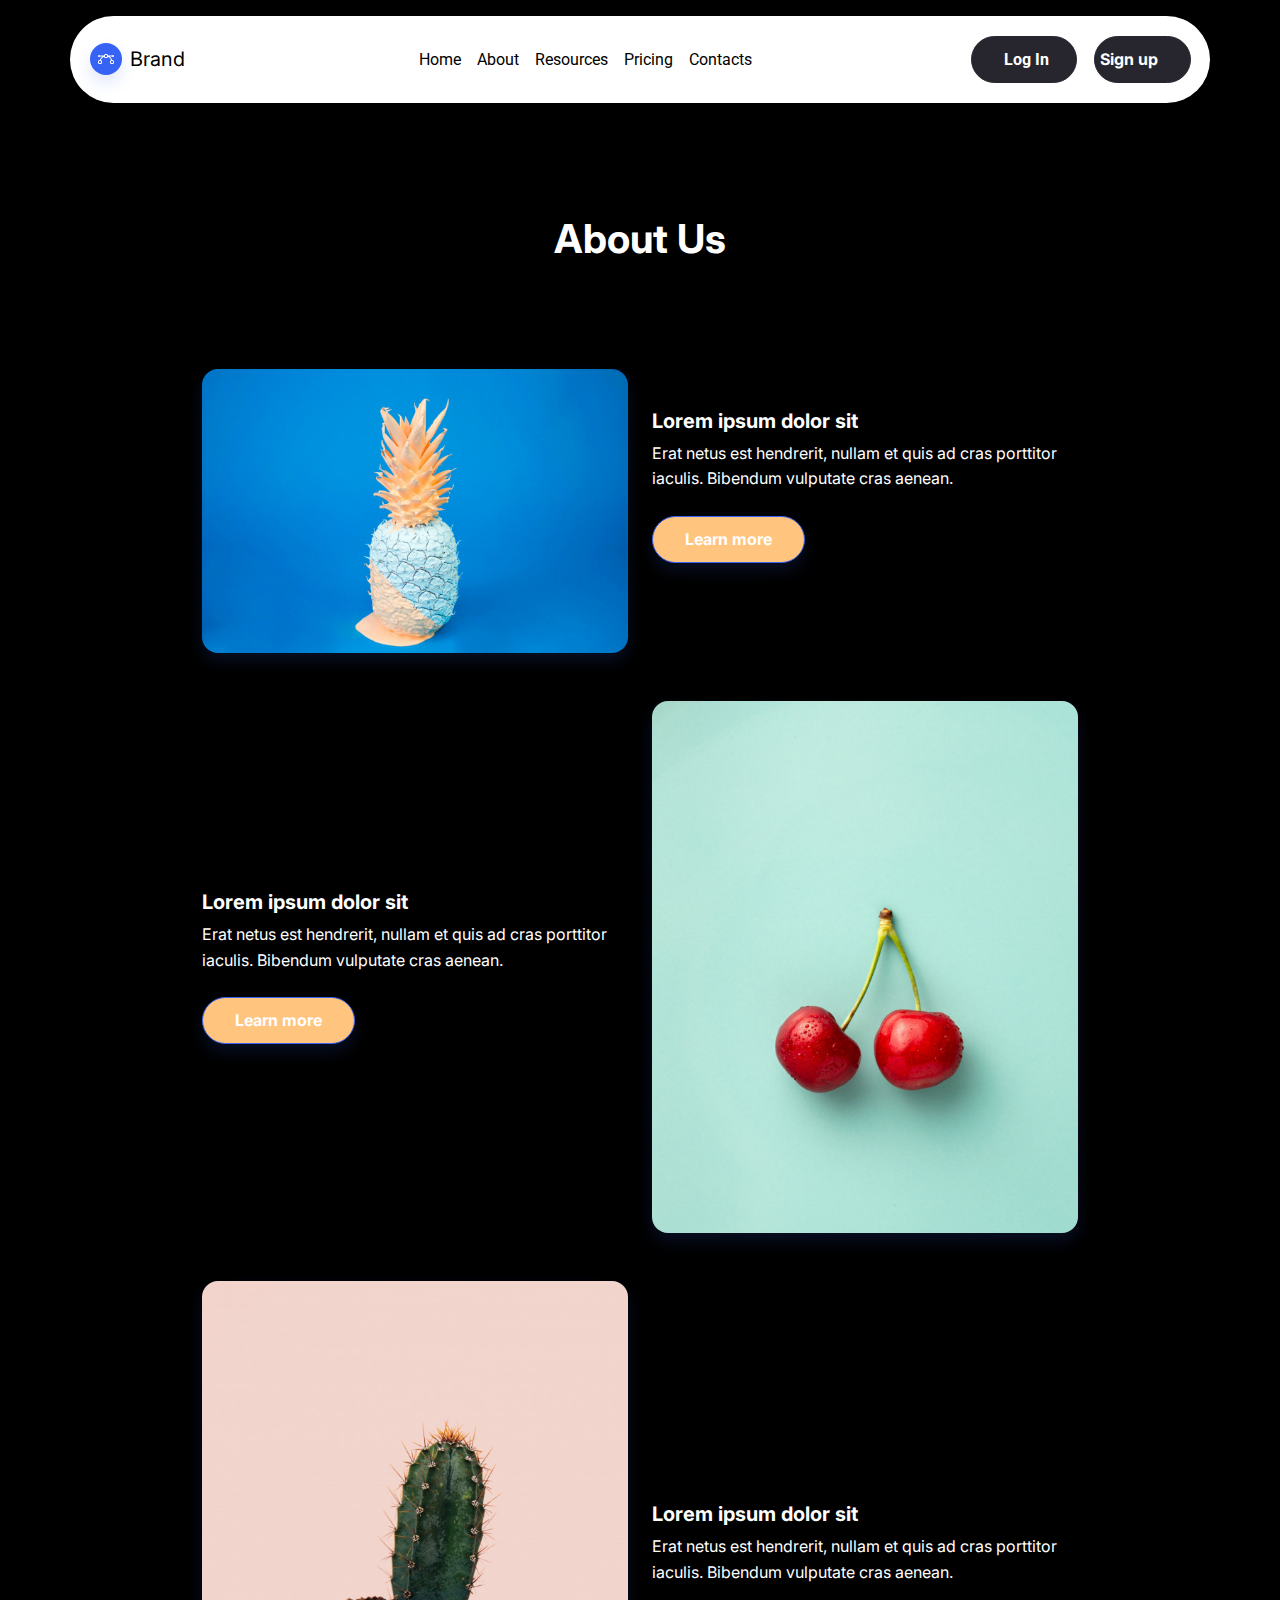
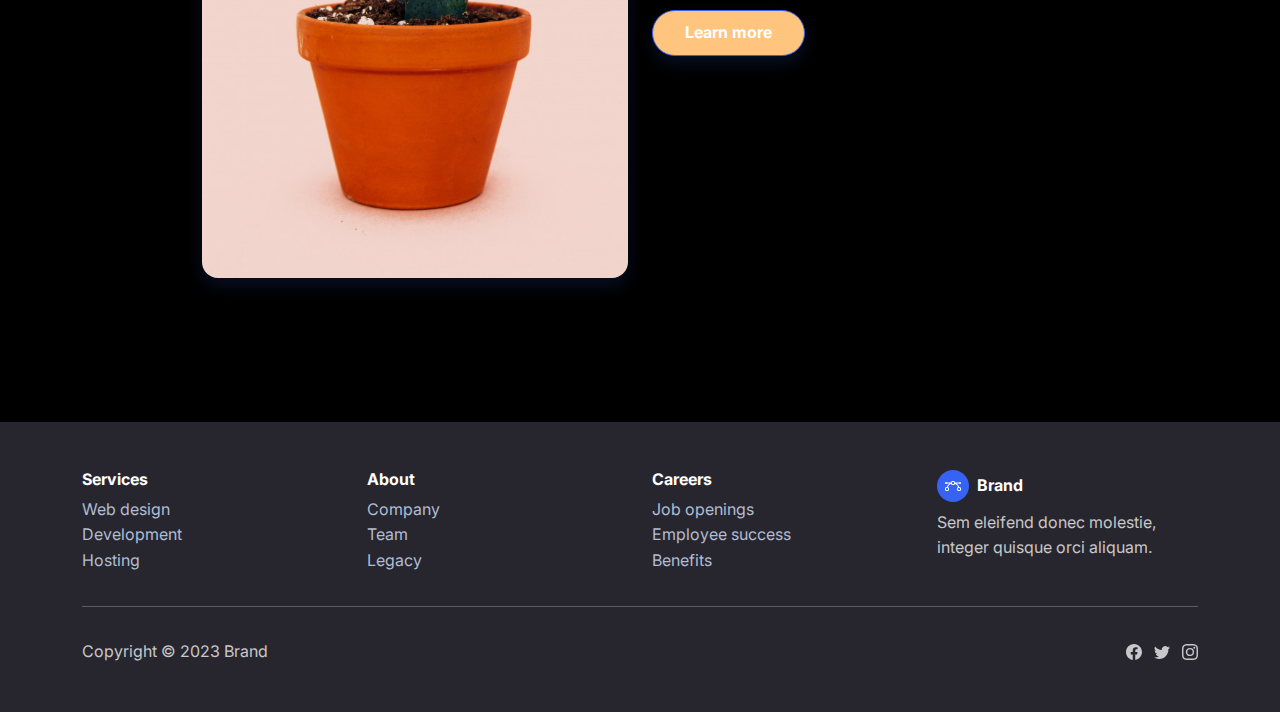
<file: templates/about.html>
<!DOCTYPE html>
<html data-bs-theme="light" lang="en">

<head>
    <meta charset="utf-8">
    <meta name="viewport" content="width=device-width, initial-scale=1.0, shrink-to-fit=no">
    <title>Services - Brand</title>
    <link rel="stylesheet" href="../static/assets/bootstrap/css/bootstrap.min.css">
    <link rel="stylesheet" href="https://fonts.googleapis.com/css?family=Inter:300italic,400italic,600italic,700italic,800italic,400,300,600,700,800&amp;display=swap">
    <link rel="preconnect" href="https://fonts.googleapis.com">
    <link rel="preconnect" href="https://fonts.gstatic.com" crossorigin>
    <link href="https://fonts.googleapis.com/css2?family=Roboto:wght@700&display=swap" rel="stylesheet">
    <style>
        #mainNav{
            background-color: black;
        }

        #minnav{
            border-radius: 50px;
            background-color:  white ;
            padding: 20px;
        }

        .bc{
            background-color: black;
        }

        .sec{
            background-color: black;
        }

        #foot{
            background-color: black;
        }
    </style>
</head>

<body>
    <nav class="navbar navbar-expand-md sticky-top py-3 navbar-dark bc">
        <div class="container" id="minnav" style="padding: 20px" ><a class="navbar-brand d-flex align-items-center" href="/"><span class="bs-icon-sm bs-icon-circle bs-icon-primary shadow d-flex justify-content-center align-items-center me-2 bs-icon"><svg xmlns="http://www.w3.org/2000/svg" width="1em" height="1em" fill="currentColor" viewBox="0 0 16 16" class="bi bi-bezier">
                        <path fill-rule="evenodd" d="M0 10.5A1.5 1.5 0 0 1 1.5 9h1A1.5 1.5 0 0 1 4 10.5v1A1.5 1.5 0 0 1 2.5 13h-1A1.5 1.5 0 0 1 0 11.5v-1zm1.5-.5a.5.5 0 0 0-.5.5v1a.5.5 0 0 0 .5.5h1a.5.5 0 0 0 .5-.5v-1a.5.5 0 0 0-.5-.5h-1zm10.5.5A1.5 1.5 0 0 1 13.5 9h1a1.5 1.5 0 0 1 1.5 1.5v1a1.5 1.5 0 0 1-1.5 1.5h-1a1.5 1.5 0 0 1-1.5-1.5v-1zm1.5-.5a.5.5 0 0 0-.5.5v1a.5.5 0 0 0 .5.5h1a.5.5 0 0 0 .5-.5v-1a.5.5 0 0 0-.5-.5h-1zM6 4.5A1.5 1.5 0 0 1 7.5 3h1A1.5 1.5 0 0 1 10 4.5v1A1.5 1.5 0 0 1 8.5 7h-1A1.5 1.5 0 0 1 6 5.5v-1zM7.5 4a.5.5 0 0 0-.5.5v1a.5.5 0 0 0 .5.5h1a.5.5 0 0 0 .5-.5v-1a.5.5 0 0 0-.5-.5h-1z"></path>
                        <path d="M6 4.5H1.866a1 1 0 1 0 0 1h2.668A6.517 6.517 0 0 0 1.814 9H2.5c.123 0 .244.015.358.043a5.517 5.517 0 0 1 3.185-3.185A1.503 1.503 0 0 1 6 5.5v-1zm3.957 1.358A1.5 1.5 0 0 0 10 5.5v-1h4.134a1 1 0 1 1 0 1h-2.668a6.517 6.517 0 0 1 2.72 3.5H13.5c-.123 0-.243.015-.358.043a5.517 5.517 0 0 0-3.185-3.185z"></path>
                    </svg></span><span style="color: black;">Brand</span></a><button data-bs-toggle="collapse" class="navbar-toggler" data-bs-target="#navcol-1" style="background-color: black;"><span class="visually-hidden">Toggle navigation</span><span class="navbar-toggler-icon"></span></button>
            <div class="collapse navbar-collapse" id="navcol-1" style="padding-bottom: 0px;margin-right: -1px;">
                <ul class="navbar-nav mx-auto">
                    <li class="nav-item"><a class="nav-link active" href="/" style="color: black; font-family: 'Roboto', sans-serif;">Home</a></li>
                    <li class="nav-item"><a class="nav-link active" href="/about" style="color: black; font-family: 'Roboto', sans-serif;">About</a></li>
                    <li class="nav-item"><a class="nav-link active" href="/resources" style="color: black; font-family: 'Roboto', sans-serif;">Resources</a></li>
                    <li class="nav-item"><a class="nav-link active" href="/pricing" style="color: black; font-family: 'Roboto', sans-serif;">Pricing</a></li>
                    <li class="nav-item"><a class="nav-link active" href="/contacts" style="color: black; font-family: 'Roboto', sans-serif;">Contacts</a></li>
                </ul><a class="btn btn-dark " role="button" href="/login" style="padding-right: 27px;margin-right: 17px;margin-left: 2px; font-family: 'Roboto', sans-serif;">Log In</a><a class="btn btn-dark" role="button" href="/signup1" style="padding-left: 5px;">Sign up</a>
            </div>
        </div>
    </nav>
    <section class="py-5 b sec">
          <div class="container py-5">
            <div class="row mb-4 mb-lg-5">
                <div class="col-md-8 col-xl-6 text-center mx-auto">
                    <h1 class="fw-bold">About Us</h1>
                </div>
            </div>
            <div class="row row-cols-1 row-cols-md-2 mx-auto " style="max-width: 900px;">
                <div class="col mb-5"><img class="rounded img-fluid shadow" style="margin-top: 50px;" src="../static/assets/img/products/1.jpg"></div>
                <div class="col d-md-flex align-items-md-end align-items-lg-center mb-5">
                    <div>
                        <h5 class="fw-bold ">Lorem ipsum dolor sit&nbsp;</h5>
                        <p class="text mb-4">Erat netus est hendrerit, nullam et quis ad cras porttitor iaculis. Bibendum vulputate cras aenean.</p><button class="btn btn-primary shadow" style="background-color: #FFC47E;" type="button">Learn more</button>
                    </div>
                </div>
            </div>
            <div class="row row-cols-1 row-cols-md-2 mx-auto " style="max-width: 900px;">
                <div class="col order-md-last mb-5"><img class="rounded img-fluid shadow" src="../static/assets/img/products/2.jpg"></div>
                <div class="col d-md-flex align-items-md-end align-items-lg-center mb-5">
                    <div>
                        <h5 class="fw-bold ">Lorem ipsum dolor sit&nbsp;</h5>
                        <p class="text mb-4 ">Erat netus est hendrerit, nullam et quis ad cras porttitor iaculis. Bibendum vulputate cras aenean.</p><button class="btn btn-primary shadow" style="background-color: #FFC47E;" type="button">Learn more</button>
                    </div>
                </div>
            </div>
            <div class="row row-cols-1 row-cols-md-2 mx-auto " style="max-width: 900px;">
                <div class="col mb-5"><img class="rounded img-fluid shadow" src="../static/assets/img/products/3.jpg"></div>
                <div class="col d-md-flex align-items-md-end align-items-lg-center mb-5">
                    <div>
                        <h5 class="fw-bold ">Lorem ipsum dolor sit&nbsp;</h5>
                        <p class="text mb-4 ">Erat netus est hendrerit, nullam et quis ad cras porttitor iaculis. Bibendum vulputate cras aenean.</p><button class="btn btn-primary shadow" style="background-color: #FFC47E;" type="button">Learn more</button>
                    </div>
                </div>
            </div>
       </div> 
    </section>
    <footer class="bg-dark">
        <div class="container py-4 py-lg-5">
            <div class="row justify-content-center">
                <div class="col-sm-4 col-md-3 text-center text-lg-start d-flex flex-column">
                    <h3 class="fs-6 fw-bold">Services</h3>
                    <ul class="list-unstyled">
                        <li><a href="#">Web design</a></li>
                        <li><a href="#">Development</a></li>
                        <li><a href="#">Hosting</a></li>
                    </ul>
                </div>
                <div class="col-sm-4 col-md-3 text-center text-lg-start d-flex flex-column">
                    <h3 class="fs-6 fw-bold">About</h3>
                    <ul class="list-unstyled">
                        <li><a href="#">Company</a></li>
                        <li><a href="#">Team</a></li>
                        <li><a href="#">Legacy</a></li>
                    </ul>
                </div>
                <div class="col-sm-4 col-md-3 text-center text-lg-start d-flex flex-column">
                    <h3 class="fs-6 fw-bold">Careers</h3>
                    <ul class="list-unstyled">
                        <li><a href="#">Job openings</a></li>
                        <li><a href="#">Employee success</a></li>
                        <li><a href="#">Benefits</a></li>
                    </ul>
                </div>
                <div class="col-lg-3 text-center text-lg-start d-flex flex-column align-items-center order-first align-items-lg-start order-lg-last">
                    <div class="fw-bold d-flex align-items-center mb-2"><span class="bs-icon-sm bs-icon-circle bs-icon-primary d-flex justify-content-center align-items-center bs-icon me-2"><svg xmlns="http://www.w3.org/2000/svg" width="1em" height="1em" fill="currentColor" viewBox="0 0 16 16" class="bi bi-bezier">
                                <path fill-rule="evenodd" d="M0 10.5A1.5 1.5 0 0 1 1.5 9h1A1.5 1.5 0 0 1 4 10.5v1A1.5 1.5 0 0 1 2.5 13h-1A1.5 1.5 0 0 1 0 11.5v-1zm1.5-.5a.5.5 0 0 0-.5.5v1a.5.5 0 0 0 .5.5h1a.5.5 0 0 0 .5-.5v-1a.5.5 0 0 0-.5-.5h-1zm10.5.5A1.5 1.5 0 0 1 13.5 9h1a1.5 1.5 0 0 1 1.5 1.5v1a1.5 1.5 0 0 1-1.5 1.5h-1a1.5 1.5 0 0 1-1.5-1.5v-1zm1.5-.5a.5.5 0 0 0-.5.5v1a.5.5 0 0 0 .5.5h1a.5.5 0 0 0 .5-.5v-1a.5.5 0 0 0-.5-.5h-1zM6 4.5A1.5 1.5 0 0 1 7.5 3h1A1.5 1.5 0 0 1 10 4.5v1A1.5 1.5 0 0 1 8.5 7h-1A1.5 1.5 0 0 1 6 5.5v-1zM7.5 4a.5.5 0 0 0-.5.5v1a.5.5 0 0 0 .5.5h1a.5.5 0 0 0 .5-.5v-1a.5.5 0 0 0-.5-.5h-1z"></path>
                                <path d="M6 4.5H1.866a1 1 0 1 0 0 1h2.668A6.517 6.517 0 0 0 1.814 9H2.5c.123 0 .244.015.358.043a5.517 5.517 0 0 1 3.185-3.185A1.503 1.503 0 0 1 6 5.5v-1zm3.957 1.358A1.5 1.5 0 0 0 10 5.5v-1h4.134a1 1 0 1 1 0 1h-2.668a6.517 6.517 0 0 1 2.72 3.5H13.5c-.123 0-.243.015-.358.043a5.517 5.517 0 0 0-3.185-3.185z"></path>
                            </svg></span><span>Brand</span></div>
                    <p class="text-muted">Sem eleifend donec molestie, integer quisque orci aliquam.</p>
                </div>
            </div>
            <hr>
            <div class="text-muted d-flex justify-content-between align-items-center pt-3">
                <p class="mb-0">Copyright © 2023 Brand</p>
                <ul class="list-inline mb-0">
                    <li class="list-inline-item"><svg xmlns="http://www.w3.org/2000/svg" width="1em" height="1em" fill="currentColor" viewBox="0 0 16 16" class="bi bi-facebook">
                            <path d="M16 8.049c0-4.446-3.582-8.05-8-8.05C3.58 0-.002 3.603-.002 8.05c0 4.017 2.926 7.347 6.75 7.951v-5.625h-2.03V8.05H6.75V6.275c0-2.017 1.195-3.131 3.022-3.131.876 0 1.791.157 1.791.157v1.98h-1.009c-.993 0-1.303.621-1.303 1.258v1.51h2.218l-.354 2.326H9.25V16c3.824-.604 6.75-3.934 6.75-7.951z"></path>
                        </svg></li>
                    <li class="list-inline-item"><svg xmlns="http://www.w3.org/2000/svg" width="1em" height="1em" fill="currentColor" viewBox="0 0 16 16" class="bi bi-twitter">
                            <path d="M5.026 15c6.038 0 9.341-5.003 9.341-9.334 0-.14 0-.282-.006-.422A6.685 6.685 0 0 0 16 3.542a6.658 6.658 0 0 1-1.889.518 3.301 3.301 0 0 0 1.447-1.817 6.533 6.533 0 0 1-2.087.793A3.286 3.286 0 0 0 7.875 6.03a9.325 9.325 0 0 1-6.767-3.429 3.289 3.289 0 0 0 1.018 4.382A3.323 3.323 0 0 1 .64 6.575v.045a3.288 3.288 0 0 0 2.632 3.218 3.203 3.203 0 0 1-.865.115 3.23 3.23 0 0 1-.614-.057 3.283 3.283 0 0 0 3.067 2.277A6.588 6.588 0 0 1 .78 13.58a6.32 6.32 0 0 1-.78-.045A9.344 9.344 0 0 0 5.026 15z"></path>
                        </svg></li>
                    <li class="list-inline-item"><svg xmlns="http://www.w3.org/2000/svg" width="1em" height="1em" fill="currentColor" viewBox="0 0 16 16" class="bi bi-instagram">
                            <path d="M8 0C5.829 0 5.556.01 4.703.048 3.85.088 3.269.222 2.76.42a3.917 3.917 0 0 0-1.417.923A3.927 3.927 0 0 0 .42 2.76C.222 3.268.087 3.85.048 4.7.01 5.555 0 5.827 0 8.001c0 2.172.01 2.444.048 3.297.04.852.174 1.433.372 1.942.205.526.478.972.923 1.417.444.445.89.719 1.416.923.51.198 1.09.333 1.942.372C5.555 15.99 5.827 16 8 16s2.444-.01 3.298-.048c.851-.04 1.434-.174 1.943-.372a3.916 3.916 0 0 0 1.416-.923c.445-.445.718-.891.923-1.417.197-.509.332-1.09.372-1.942C15.99 10.445 16 10.173 16 8s-.01-2.445-.048-3.299c-.04-.851-.175-1.433-.372-1.941a3.926 3.926 0 0 0-.923-1.417A3.911 3.911 0 0 0 13.24.42c-.51-.198-1.092-.333-1.943-.372C10.443.01 10.172 0 7.998 0h.003zm-.717 1.442h.718c2.136 0 2.389.007 3.232.046.78.035 1.204.166 1.486.275.373.145.64.319.92.599.28.28.453.546.598.92.11.281.24.705.275 1.485.039.843.047 1.096.047 3.231s-.008 2.389-.047 3.232c-.035.78-.166 1.203-.275 1.485a2.47 2.47 0 0 1-.599.919c-.28.28-.546.453-.92.598-.28.11-.704.24-1.485.276-.843.038-1.096.047-3.232.047s-2.39-.009-3.233-.047c-.78-.036-1.203-.166-1.485-.276a2.478 2.478 0 0 1-.92-.598 2.48 2.48 0 0 1-.6-.92c-.109-.281-.24-.705-.275-1.485-.038-.843-.046-1.096-.046-3.233 0-2.136.008-2.388.046-3.231.036-.78.166-1.204.276-1.486.145-.373.319-.64.599-.92.28-.28.546-.453.92-.598.282-.11.705-.24 1.485-.276.738-.034 1.024-.044 2.515-.045v.002zm4.988 1.328a.96.96 0 1 0 0 1.92.96.96 0 0 0 0-1.92zm-4.27 1.122a4.109 4.109 0 1 0 0 8.217 4.109 4.109 0 0 0 0-8.217zm0 1.441a2.667 2.667 0 1 1 0 5.334 2.667 2.667 0 0 1 0-5.334z"></path>
                        </svg></li>
                </ul>
            </div>
        </div>
    </footer>
    <script src="../static/assets/bootstrap/js/bootstrap.min.js"></script>
    <script src="../static/assets/js/bold-and-dark.js"></script>
</body>

</html>
</file>
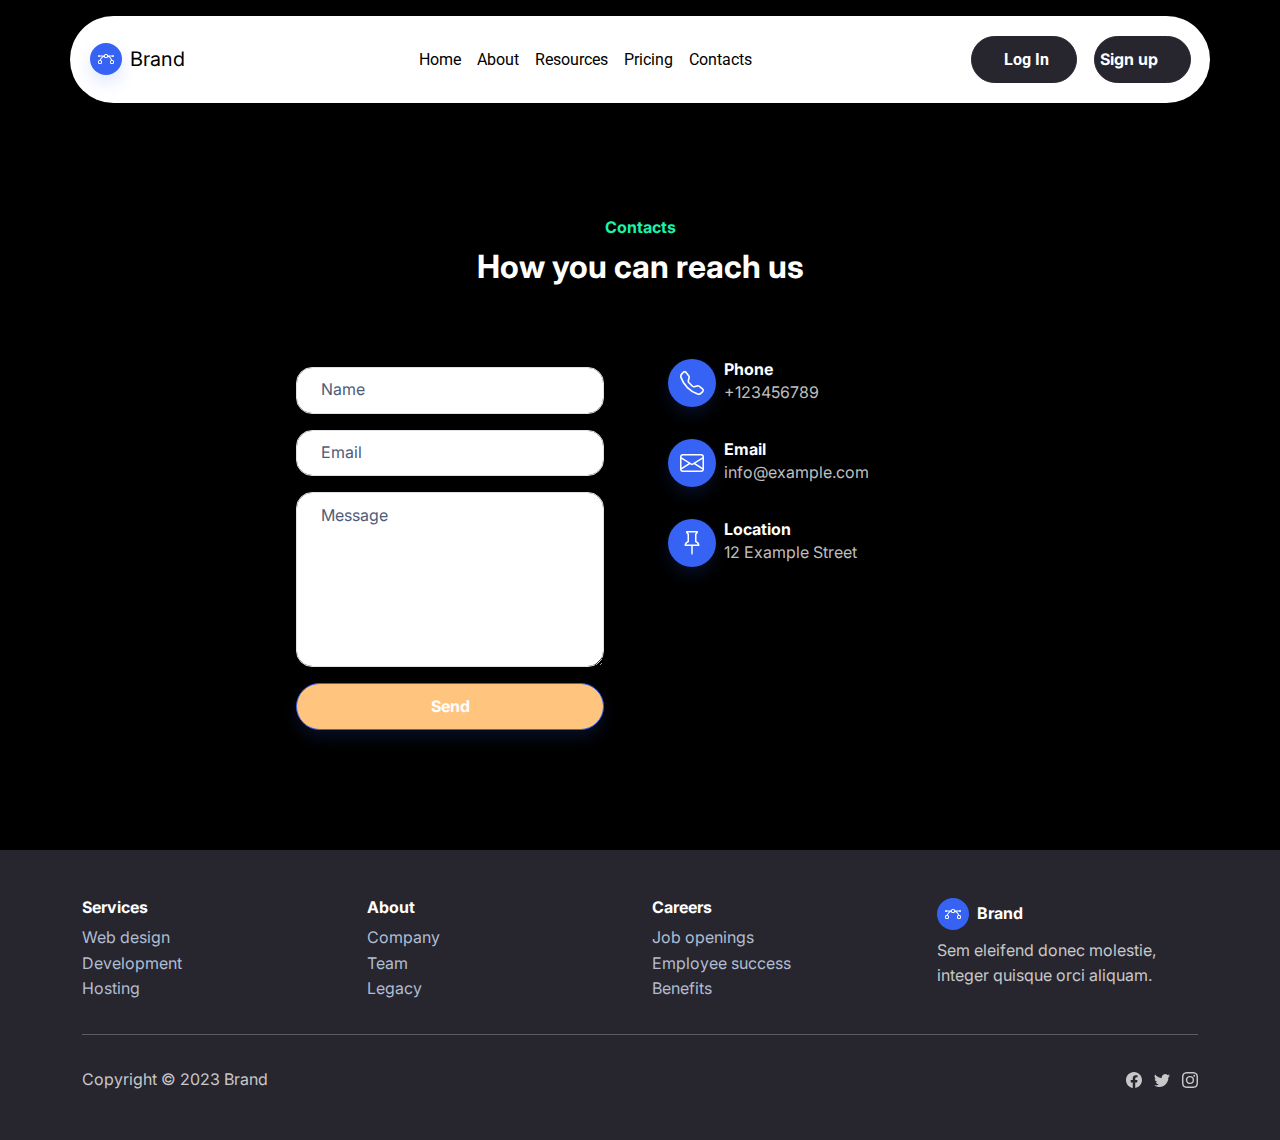
<file: templates/contacts.html>
<!DOCTYPE html>
<html data-bs-theme="light" lang="en">

<head>
    <meta charset="utf-8">
    <meta name="viewport" content="width=device-width, initial-scale=1.0, shrink-to-fit=no">
    <title>Contacts - Brand</title>
    <link rel="stylesheet" href="../static/assets/bootstrap/css/bootstrap.min.css">
    <link rel="stylesheet" href="https://fonts.googleapis.com/css?family=Inter:300italic,400italic,600italic,700italic,800italic,400,300,600,700,800&amp;display=swap">
    <link rel="preconnect" href="https://fonts.googleapis.com">
    <link rel="preconnect" href="https://fonts.gstatic.com" crossorigin>
    <link href="https://fonts.googleapis.com/css2?family=Roboto:wght@700&display=swap" rel="stylesheet">
    <style>
        #mainNav{
            background-color: black;
        }

        #minnav{
            border-radius: 50px;
            background-color:  white ;
            padding: 20px;
        }
        .bc{
            background-color: black;
        }

        .m1{
            background-color: black;
        }
        </style>
</head>

<body>
    <div class ="m1">
        <nav class="navbar navbar-expand-md sticky-top py-3 navbar-dark bc">
            <div class="container" id="minnav" style="padding: 20px" ><a class="navbar-brand d-flex align-items-center" href="/"><span class="bs-icon-sm bs-icon-circle bs-icon-primary shadow d-flex justify-content-center align-items-center me-2 bs-icon"><svg xmlns="http://www.w3.org/2000/svg" width="1em" height="1em" fill="currentColor" viewBox="0 0 16 16" class="bi bi-bezier">
                            <path fill-rule="evenodd" d="M0 10.5A1.5 1.5 0 0 1 1.5 9h1A1.5 1.5 0 0 1 4 10.5v1A1.5 1.5 0 0 1 2.5 13h-1A1.5 1.5 0 0 1 0 11.5v-1zm1.5-.5a.5.5 0 0 0-.5.5v1a.5.5 0 0 0 .5.5h1a.5.5 0 0 0 .5-.5v-1a.5.5 0 0 0-.5-.5h-1zm10.5.5A1.5 1.5 0 0 1 13.5 9h1a1.5 1.5 0 0 1 1.5 1.5v1a1.5 1.5 0 0 1-1.5 1.5h-1a1.5 1.5 0 0 1-1.5-1.5v-1zm1.5-.5a.5.5 0 0 0-.5.5v1a.5.5 0 0 0 .5.5h1a.5.5 0 0 0 .5-.5v-1a.5.5 0 0 0-.5-.5h-1zM6 4.5A1.5 1.5 0 0 1 7.5 3h1A1.5 1.5 0 0 1 10 4.5v1A1.5 1.5 0 0 1 8.5 7h-1A1.5 1.5 0 0 1 6 5.5v-1zM7.5 4a.5.5 0 0 0-.5.5v1a.5.5 0 0 0 .5.5h1a.5.5 0 0 0 .5-.5v-1a.5.5 0 0 0-.5-.5h-1z"></path>
                            <path d="M6 4.5H1.866a1 1 0 1 0 0 1h2.668A6.517 6.517 0 0 0 1.814 9H2.5c.123 0 .244.015.358.043a5.517 5.517 0 0 1 3.185-3.185A1.503 1.503 0 0 1 6 5.5v-1zm3.957 1.358A1.5 1.5 0 0 0 10 5.5v-1h4.134a1 1 0 1 1 0 1h-2.668a6.517 6.517 0 0 1 2.72 3.5H13.5c-.123 0-.243.015-.358.043a5.517 5.517 0 0 0-3.185-3.185z"></path>
                        </svg></span><span style="color: black;">Brand</span></a><button data-bs-toggle="collapse" class="navbar-toggler" data-bs-target="#navcol-1" style="background-color: black;"><span class="visually-hidden">Toggle navigation</span><span class="navbar-toggler-icon"></span></button>
                <div class="collapse navbar-collapse" id="navcol-1" style="padding-bottom: 0px;margin-right: -1px;">
                    <ul class="navbar-nav mx-auto">
                        <li class="nav-item"><a class="nav-link active" href="/" style="color: black; font-family: 'Roboto', sans-serif;">Home</a></li>
                        <li class="nav-item"><a class="nav-link active" href="/about" style="color: black; font-family: 'Roboto', sans-serif;">About</a></li>
                        <li class="nav-item"><a class="nav-link active" href="/resources" style="color: black; font-family: 'Roboto', sans-serif;">Resources</a></li>
                        <li class="nav-item"><a class="nav-link active" href="/pricing" style="color: black; font-family: 'Roboto', sans-serif;">Pricing</a></li>
                        <li class="nav-item"><a class="nav-link active" href="/contacts" style="color: black; font-family: 'Roboto', sans-serif;">Contacts</a></li>
                    </ul><a class="btn btn-dark " role="button" href="/login" style="padding-right: 27px;margin-right: 17px;margin-left: 2px; font-family: 'Roboto', sans-serif;">Log In</a><a class="btn btn-dark" role="button" href="/signup1" style="padding-left: 5px;">Sign up</a>
                </div>
            </div>
        </nav>
    <section class="py-5">
        <div class="container py-5">
            <div class="row mb-5">
                <div class="col-md-8 col-xl-6 text-center mx-auto">
                    <p class="fw-bold text-success mb-2">Contacts</p>
                    <h2 class="fw-bold">How you can reach us</h2>
                </div>
            </div>
            <div class="row d-flex justify-content-center">
                <div class="col-md-6 col-xl-4">
                    <div>
                        <form class="p-3 p-xl-4" method="post">
                            <div class="mb-3"><input class="form-control" type="text" id="name-1" name="name" placeholder="Name"></div>
                            <div class="mb-3"><input class="form-control" type="email" id="email-1" name="email" placeholder="Email"></div>
                            <div class="mb-3"><textarea class="form-control" id="message-1" name="message" rows="6" placeholder="Message"></textarea></div>
                            <div><button class="btn btn-primary shadow d-block w-100" style="background-color: #FFC47E;" type="submit">Send </button></div>
                        </form>
                    </div>
                </div>
                <div class="col-md-4 col-xl-4 d-flex justify-content-center justify-content-xl-start">
                    <div class="d-flex flex-wrap flex-md-column justify-content-md-start align-items-md-start h-100">
                        <div class="d-flex align-items-center p-3">
                            <div class="bs-icon-md bs-icon-circle bs-icon-primary shadow d-flex flex-shrink-0 justify-content-center align-items-center d-inline-block bs-icon bs-icon-md"><svg xmlns="http://www.w3.org/2000/svg" width="1em" height="1em" fill="currentColor" viewBox="0 0 16 16" class="bi bi-telephone">
                                    <path d="M3.654 1.328a.678.678 0 0 0-1.015-.063L1.605 2.3c-.483.484-.661 1.169-.45 1.77a17.568 17.568 0 0 0 4.168 6.608 17.569 17.569 0 0 0 6.608 4.168c.601.211 1.286.033 1.77-.45l1.034-1.034a.678.678 0 0 0-.063-1.015l-2.307-1.794a.678.678 0 0 0-.58-.122l-2.19.547a1.745 1.745 0 0 1-1.657-.459L5.482 8.062a1.745 1.745 0 0 1-.46-1.657l.548-2.19a.678.678 0 0 0-.122-.58L3.654 1.328zM1.884.511a1.745 1.745 0 0 1 2.612.163L6.29 2.98c.329.423.445.974.315 1.494l-.547 2.19a.678.678 0 0 0 .178.643l2.457 2.457a.678.678 0 0 0 .644.178l2.189-.547a1.745 1.745 0 0 1 1.494.315l2.306 1.794c.829.645.905 1.87.163 2.611l-1.034 1.034c-.74.74-1.846 1.065-2.877.702a18.634 18.634 0 0 1-7.01-4.42 18.634 18.634 0 0 1-4.42-7.009c-.362-1.03-.037-2.137.703-2.877L1.885.511z"></path>
                                </svg></div>
                            <div class="px-2">
                                <h6 class="fw-bold mb-0">Phone</h6>
                                <p class="text-muted mb-0">+123456789</p>
                            </div>
                        </div>
                        <div class="d-flex align-items-center p-3">
                            <div class="bs-icon-md bs-icon-circle bs-icon-primary shadow d-flex flex-shrink-0 justify-content-center align-items-center d-inline-block bs-icon bs-icon-md"><svg xmlns="http://www.w3.org/2000/svg" width="1em" height="1em" fill="currentColor" viewBox="0 0 16 16" class="bi bi-envelope">
                                    <path d="M0 4a2 2 0 0 1 2-2h12a2 2 0 0 1 2 2v8a2 2 0 0 1-2 2H2a2 2 0 0 1-2-2V4Zm2-1a1 1 0 0 0-1 1v.217l7 4.2 7-4.2V4a1 1 0 0 0-1-1H2Zm13 2.383-4.708 2.825L15 11.105V5.383Zm-.034 6.876-5.64-3.471L8 9.583l-1.326-.795-5.64 3.47A1 1 0 0 0 2 13h12a1 1 0 0 0 .966-.741ZM1 11.105l4.708-2.897L1 5.383v5.722Z"></path>
                                </svg></div>
                            <div class="px-2">
                                <h6 class="fw-bold mb-0">Email</h6>
                                <p class="text-muted mb-0">info@example.com</p>
                            </div>
                        </div>
                        <div class="d-flex align-items-center p-3">
                            <div class="bs-icon-md bs-icon-circle bs-icon-primary shadow d-flex flex-shrink-0 justify-content-center align-items-center d-inline-block bs-icon bs-icon-md"><svg xmlns="http://www.w3.org/2000/svg" width="1em" height="1em" fill="currentColor" viewBox="0 0 16 16" class="bi bi-pin">
                                    <path d="M4.146.146A.5.5 0 0 1 4.5 0h7a.5.5 0 0 1 .5.5c0 .68-.342 1.174-.646 1.479-.126.125-.25.224-.354.298v4.431l.078.048c.203.127.476.314.751.555C12.36 7.775 13 8.527 13 9.5a.5.5 0 0 1-.5.5h-4v4.5c0 .276-.224 1.5-.5 1.5s-.5-1.224-.5-1.5V10h-4a.5.5 0 0 1-.5-.5c0-.973.64-1.725 1.17-2.189A5.921 5.921 0 0 1 5 6.708V2.277a2.77 2.77 0 0 1-.354-.298C4.342 1.674 4 1.179 4 .5a.5.5 0 0 1 .146-.354zm1.58 1.408-.002-.001.002.001zm-.002-.001.002.001A.5.5 0 0 1 6 2v5a.5.5 0 0 1-.276.447h-.002l-.012.007-.054.03a4.922 4.922 0 0 0-.827.58c-.318.278-.585.596-.725.936h7.792c-.14-.34-.407-.658-.725-.936a4.915 4.915 0 0 0-.881-.61l-.012-.006h-.002A.5.5 0 0 1 10 7V2a.5.5 0 0 1 .295-.458 1.775 1.775 0 0 0 .351-.271c.08-.08.155-.17.214-.271H5.14c.06.1.133.191.214.271a1.78 1.78 0 0 0 .37.282z"></path>
                                </svg></div>
                            <div class="px-2">
                                <h6 class="fw-bold mb-0">Location</h6>
                                <p class="text-muted mb-0">12 Example Street</p>
                            </div>
                        </div>
                    </div>
                </div>
            </div>
        </div>
    </section>
    <footer class="bg-dark">
        <div class="container py-4 py-lg-5">
            <div class="row justify-content-center">
                <div class="col-sm-4 col-md-3 text-center text-lg-start d-flex flex-column">
                    <h3 class="fs-6 fw-bold">Services</h3>
                    <ul class="list-unstyled">
                        <li><a href="#">Web design</a></li>
                        <li><a href="#">Development</a></li>
                        <li><a href="#">Hosting</a></li>
                    </ul>
                </div>
                <div class="col-sm-4 col-md-3 text-center text-lg-start d-flex flex-column">
                    <h3 class="fs-6 fw-bold">About</h3>
                    <ul class="list-unstyled">
                        <li><a href="#">Company</a></li>
                        <li><a href="#">Team</a></li>
                        <li><a href="#">Legacy</a></li>
                    </ul>
                </div>
                <div class="col-sm-4 col-md-3 text-center text-lg-start d-flex flex-column">
                    <h3 class="fs-6 fw-bold">Careers</h3>
                    <ul class="list-unstyled">
                        <li><a href="#">Job openings</a></li>
                        <li><a href="#">Employee success</a></li>
                        <li><a href="#">Benefits</a></li>
                    </ul>
                </div>
                <div class="col-lg-3 text-center text-lg-start d-flex flex-column align-items-center order-first align-items-lg-start order-lg-last">
                    <div class="fw-bold d-flex align-items-center mb-2"><span class="bs-icon-sm bs-icon-circle bs-icon-primary d-flex justify-content-center align-items-center bs-icon me-2"><svg xmlns="http://www.w3.org/2000/svg" width="1em" height="1em" fill="currentColor" viewBox="0 0 16 16" class="bi bi-bezier">
                                <path fill-rule="evenodd" d="M0 10.5A1.5 1.5 0 0 1 1.5 9h1A1.5 1.5 0 0 1 4 10.5v1A1.5 1.5 0 0 1 2.5 13h-1A1.5 1.5 0 0 1 0 11.5v-1zm1.5-.5a.5.5 0 0 0-.5.5v1a.5.5 0 0 0 .5.5h1a.5.5 0 0 0 .5-.5v-1a.5.5 0 0 0-.5-.5h-1zm10.5.5A1.5 1.5 0 0 1 13.5 9h1a1.5 1.5 0 0 1 1.5 1.5v1a1.5 1.5 0 0 1-1.5 1.5h-1a1.5 1.5 0 0 1-1.5-1.5v-1zm1.5-.5a.5.5 0 0 0-.5.5v1a.5.5 0 0 0 .5.5h1a.5.5 0 0 0 .5-.5v-1a.5.5 0 0 0-.5-.5h-1zM6 4.5A1.5 1.5 0 0 1 7.5 3h1A1.5 1.5 0 0 1 10 4.5v1A1.5 1.5 0 0 1 8.5 7h-1A1.5 1.5 0 0 1 6 5.5v-1zM7.5 4a.5.5 0 0 0-.5.5v1a.5.5 0 0 0 .5.5h1a.5.5 0 0 0 .5-.5v-1a.5.5 0 0 0-.5-.5h-1z"></path>
                                <path d="M6 4.5H1.866a1 1 0 1 0 0 1h2.668A6.517 6.517 0 0 0 1.814 9H2.5c.123 0 .244.015.358.043a5.517 5.517 0 0 1 3.185-3.185A1.503 1.503 0 0 1 6 5.5v-1zm3.957 1.358A1.5 1.5 0 0 0 10 5.5v-1h4.134a1 1 0 1 1 0 1h-2.668a6.517 6.517 0 0 1 2.72 3.5H13.5c-.123 0-.243.015-.358.043a5.517 5.517 0 0 0-3.185-3.185z"></path>
                            </svg></span><span>Brand</span></div>
                    <p class="text-muted">Sem eleifend donec molestie, integer quisque orci aliquam.</p>
                </div>
            </div>
            <hr>
            <div class="text-muted d-flex justify-content-between align-items-center pt-3">
                <p class="mb-0">Copyright © 2023 Brand</p>
                <ul class="list-inline mb-0">
                    <li class="list-inline-item"><svg xmlns="http://www.w3.org/2000/svg" width="1em" height="1em" fill="currentColor" viewBox="0 0 16 16" class="bi bi-facebook">
                            <path d="M16 8.049c0-4.446-3.582-8.05-8-8.05C3.58 0-.002 3.603-.002 8.05c0 4.017 2.926 7.347 6.75 7.951v-5.625h-2.03V8.05H6.75V6.275c0-2.017 1.195-3.131 3.022-3.131.876 0 1.791.157 1.791.157v1.98h-1.009c-.993 0-1.303.621-1.303 1.258v1.51h2.218l-.354 2.326H9.25V16c3.824-.604 6.75-3.934 6.75-7.951z"></path>
                        </svg></li>
                    <li class="list-inline-item"><svg xmlns="http://www.w3.org/2000/svg" width="1em" height="1em" fill="currentColor" viewBox="0 0 16 16" class="bi bi-twitter">
                            <path d="M5.026 15c6.038 0 9.341-5.003 9.341-9.334 0-.14 0-.282-.006-.422A6.685 6.685 0 0 0 16 3.542a6.658 6.658 0 0 1-1.889.518 3.301 3.301 0 0 0 1.447-1.817 6.533 6.533 0 0 1-2.087.793A3.286 3.286 0 0 0 7.875 6.03a9.325 9.325 0 0 1-6.767-3.429 3.289 3.289 0 0 0 1.018 4.382A3.323 3.323 0 0 1 .64 6.575v.045a3.288 3.288 0 0 0 2.632 3.218 3.203 3.203 0 0 1-.865.115 3.23 3.23 0 0 1-.614-.057 3.283 3.283 0 0 0 3.067 2.277A6.588 6.588 0 0 1 .78 13.58a6.32 6.32 0 0 1-.78-.045A9.344 9.344 0 0 0 5.026 15z"></path>
                        </svg></li>
                    <li class="list-inline-item"><svg xmlns="http://www.w3.org/2000/svg" width="1em" height="1em" fill="currentColor" viewBox="0 0 16 16" class="bi bi-instagram">
                            <path d="M8 0C5.829 0 5.556.01 4.703.048 3.85.088 3.269.222 2.76.42a3.917 3.917 0 0 0-1.417.923A3.927 3.927 0 0 0 .42 2.76C.222 3.268.087 3.85.048 4.7.01 5.555 0 5.827 0 8.001c0 2.172.01 2.444.048 3.297.04.852.174 1.433.372 1.942.205.526.478.972.923 1.417.444.445.89.719 1.416.923.51.198 1.09.333 1.942.372C5.555 15.99 5.827 16 8 16s2.444-.01 3.298-.048c.851-.04 1.434-.174 1.943-.372a3.916 3.916 0 0 0 1.416-.923c.445-.445.718-.891.923-1.417.197-.509.332-1.09.372-1.942C15.99 10.445 16 10.173 16 8s-.01-2.445-.048-3.299c-.04-.851-.175-1.433-.372-1.941a3.926 3.926 0 0 0-.923-1.417A3.911 3.911 0 0 0 13.24.42c-.51-.198-1.092-.333-1.943-.372C10.443.01 10.172 0 7.998 0h.003zm-.717 1.442h.718c2.136 0 2.389.007 3.232.046.78.035 1.204.166 1.486.275.373.145.64.319.92.599.28.28.453.546.598.92.11.281.24.705.275 1.485.039.843.047 1.096.047 3.231s-.008 2.389-.047 3.232c-.035.78-.166 1.203-.275 1.485a2.47 2.47 0 0 1-.599.919c-.28.28-.546.453-.92.598-.28.11-.704.24-1.485.276-.843.038-1.096.047-3.232.047s-2.39-.009-3.233-.047c-.78-.036-1.203-.166-1.485-.276a2.478 2.478 0 0 1-.92-.598 2.48 2.48 0 0 1-.6-.92c-.109-.281-.24-.705-.275-1.485-.038-.843-.046-1.096-.046-3.233 0-2.136.008-2.388.046-3.231.036-.78.166-1.204.276-1.486.145-.373.319-.64.599-.92.28-.28.546-.453.92-.598.282-.11.705-.24 1.485-.276.738-.034 1.024-.044 2.515-.045v.002zm4.988 1.328a.96.96 0 1 0 0 1.92.96.96 0 0 0 0-1.92zm-4.27 1.122a4.109 4.109 0 1 0 0 8.217 4.109 4.109 0 0 0 0-8.217zm0 1.441a2.667 2.667 0 1 1 0 5.334 2.667 2.667 0 0 1 0-5.334z"></path>
                        </svg></li>
                </ul>
            </div>
        </div>
      </footer>
    </div>
    <script src="../static/assets/bootstrap/js/bootstrap.min.js"></script>
    <script src="../static/assets/js/bold-and-dark.js"></script>
</body>

</html>
</file>
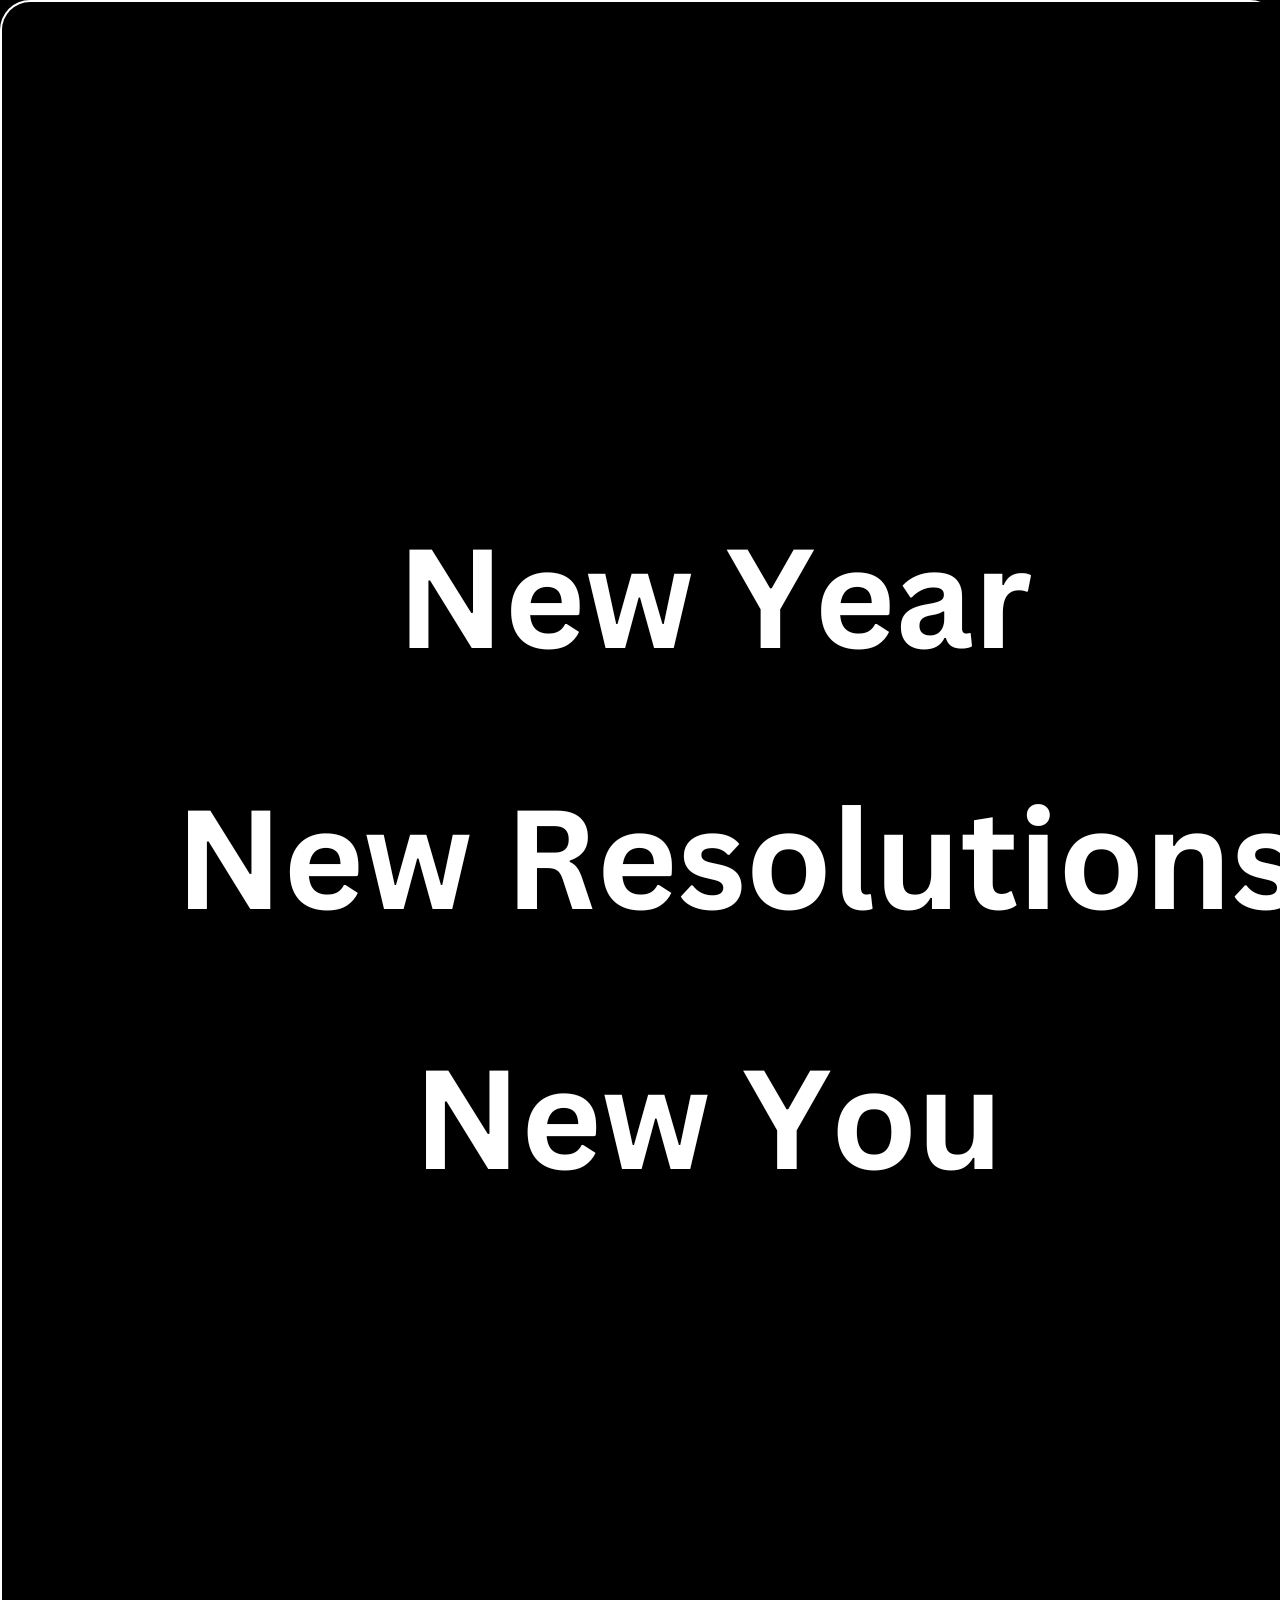
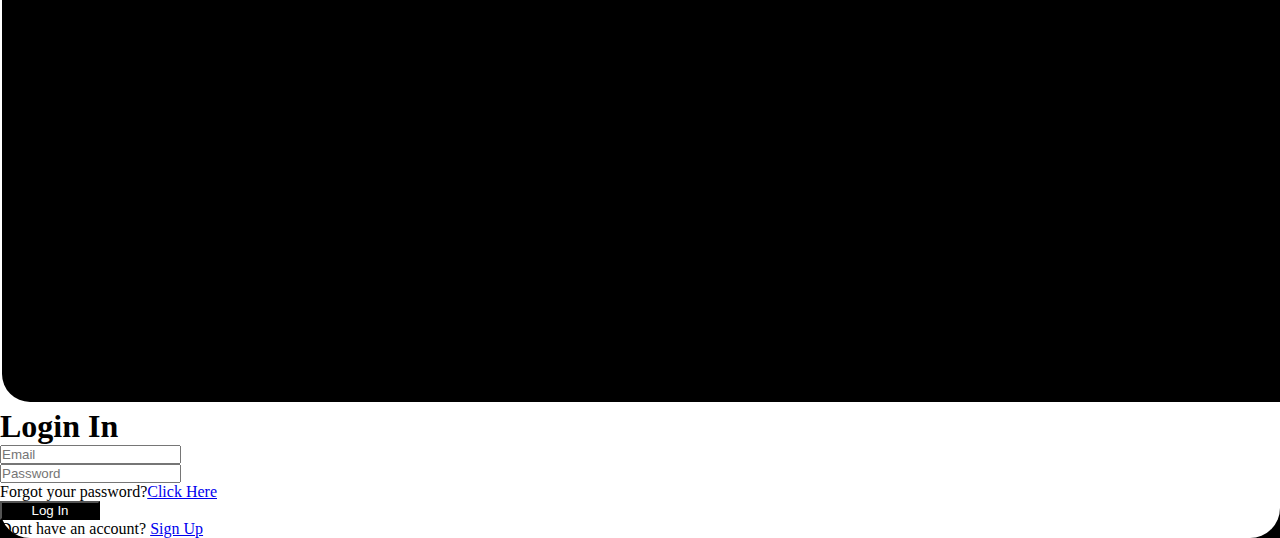
<file: templates/login1.html>
<!doctype html>
<html lang="en">
  <head>
    <meta charset="utf-8">
    <meta name="viewport" content="width=device-width, initial-scale=1">
    <link href="https://cdn.jsdelivr.net/npm/bootstrap@5.3.2/dist/css/bootstrap.min.css" rel="stylesheet" integrity="sha384-T3c6CoIi6uLrA9TneNEoa7RxnatzjcDSCmG1MXxSR1GAsXEV/Dwwykc2MPK8M2HN" crossorigin="anonymous">
    <style>
        *{
            padding: 0;
            margin: 0;
            box-sizing: border-box;
        }

        body{
            background: black;
        }
        .row{
            background: white;
            border-radius: 30px;
        }
        img{
            border-top-left-radius: 30px;
            border-bottom-left-radius: 30px;
        }

        .btn1{
            width: 100px;
        }
    </style>
  </head>
  <body>
    <section class="Form my-4 mx-5">
        <div class="container">
            <div class="row g-0">
                <div class="col-lg-5">
                    <img src="../static/Black & Beige Illustrated A4 Document Page Border.png" style="height: 100%; padding: 2px;" class="img-fluid" alt="">
                </div>
                <div class="col-lg-7 px-5 pt-5 ">
                    <h1 class="font-weight-bold py-3">Login In</h1>
                    <form method="post">
                        <div class="form-row">
                            <div class="col-lg-7 my-3">
                                <input class="form-control p-2" type="email" name="email" placeholder="Email">
                            </div>
                        </div>
                        <div class="form-row">
                            <div class="col-lg-7 my-3">
                                <input class="form-control p-2" type="password" name="password" placeholder="Password">
                            </div>
                            <p class="text-muted">Forgot your password?<a href="#">Click Here</a></p>
                        </div>
                        <div class="form-row">
                            <div class="col-lg-7">
                                <button class="btn btn1 mb-5 mt-3" type="submit" style="background-color: black; color: white;">Log In</button>
                            </div>
                        </div>
                        <p> Dont have an account? <a href="#">Sign Up</a></p>
                    </form>
                </div>
            </div> 
        </div>
    </section>

    <script src="https://cdn.jsdelivr.net/npm/bootstrap@5.3.2/dist/js/bootstrap.bundle.min.js" integrity="sha384-C6RzsynM9kWDrMNeT87bh95OGNyZPhcTNXj1NW7RuBCsyN/o0jlpcV8Qyq46cDfL" crossorigin="anonymous"></script>
  </body>
</html>
</file>
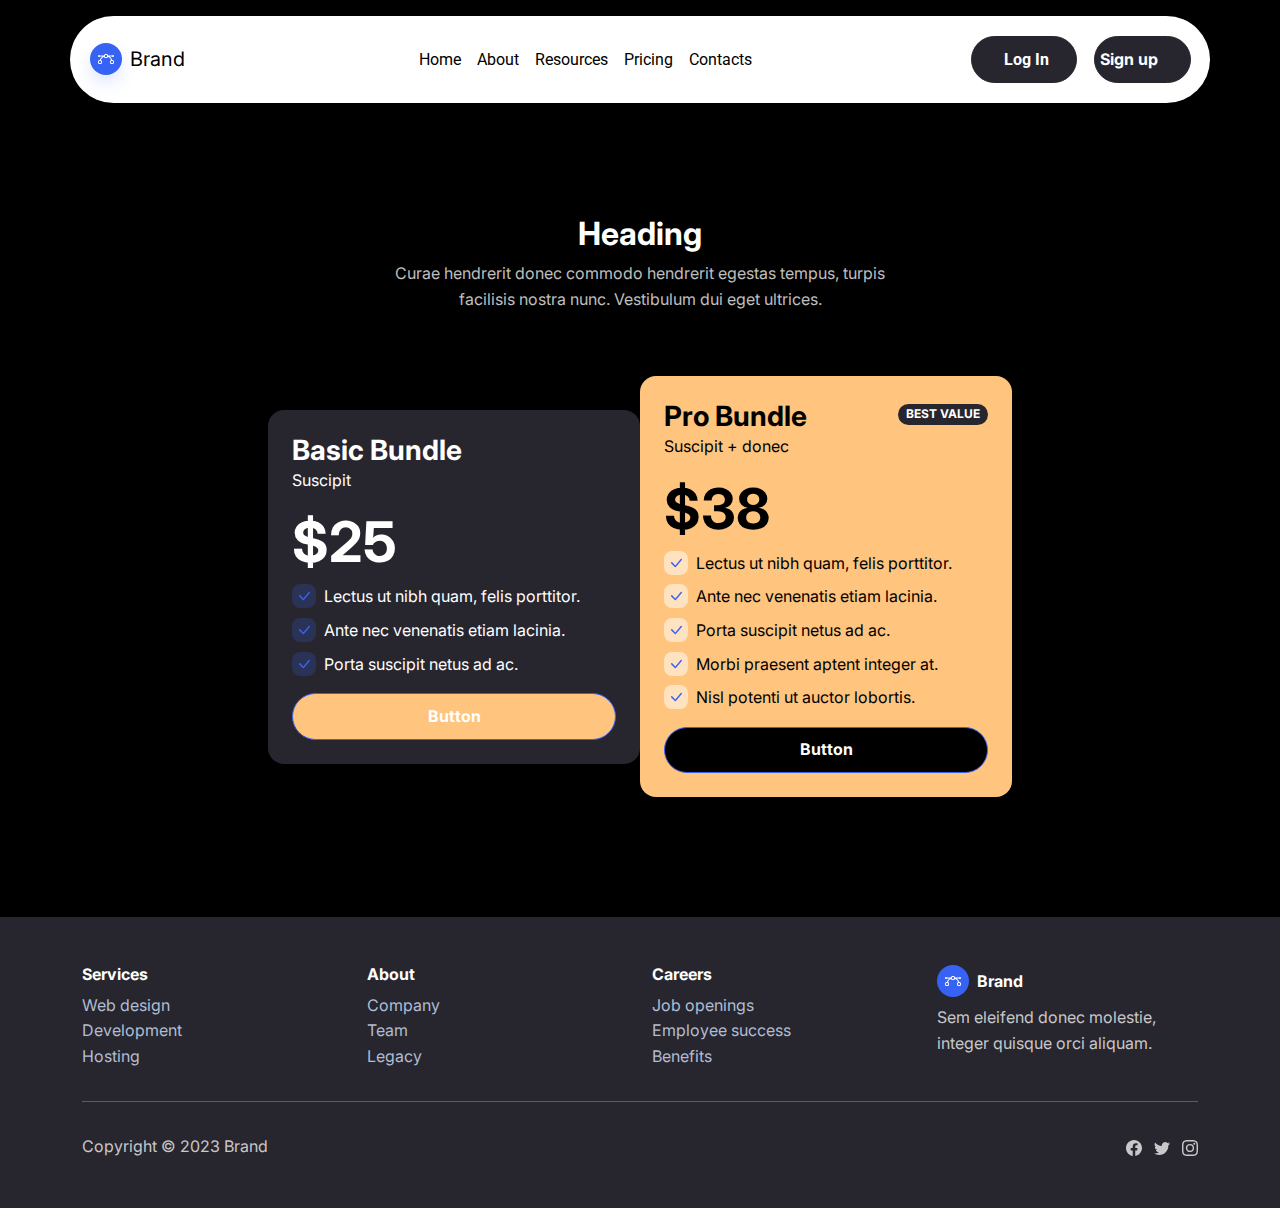
<file: templates/pricing.html>
<!DOCTYPE html>
<html data-bs-theme="light" lang="en">

<head>
    <meta charset="utf-8">
    <meta name="viewport" content="width=device-width, initial-scale=1.0, shrink-to-fit=no">
    <title>Pricing - Brand</title>
    <link rel="stylesheet" href="../static/assets/bootstrap/css/bootstrap.min.css">
    <link rel="stylesheet" href="https://fonts.googleapis.com/css?family=Inter:300italic,400italic,600italic,700italic,800italic,400,300,600,700,800&amp;display=swap">
    <link rel="preconnect" href="https://fonts.googleapis.com">
    <link rel="preconnect" href="https://fonts.gstatic.com" crossorigin>
    <link href="https://fonts.googleapis.com/css2?family=Roboto:wght@700&display=swap" rel="stylesheet">
    <style>
        #mainNav{
            background-color: black;
        }

        #minnav{
            border-radius: 50px;
            background-color:  white ;
            padding: 20px;
        }

        .bc{
            background-color: black;
        }

        .m1{
            background-color: black;
        }
        .m2{
            background-color: #FFC47E;
        }
    </style>
</head>

<body>
    <div class="m1">
        <nav class="navbar navbar-expand-md sticky-top py-3 navbar-dark bc">
            <div class="container" id="minnav" style="padding: 20px" ><a class="navbar-brand d-flex align-items-center" href="/"><span class="bs-icon-sm bs-icon-circle bs-icon-primary shadow d-flex justify-content-center align-items-center me-2 bs-icon"><svg xmlns="http://www.w3.org/2000/svg" width="1em" height="1em" fill="currentColor" viewBox="0 0 16 16" class="bi bi-bezier">
                            <path fill-rule="evenodd" d="M0 10.5A1.5 1.5 0 0 1 1.5 9h1A1.5 1.5 0 0 1 4 10.5v1A1.5 1.5 0 0 1 2.5 13h-1A1.5 1.5 0 0 1 0 11.5v-1zm1.5-.5a.5.5 0 0 0-.5.5v1a.5.5 0 0 0 .5.5h1a.5.5 0 0 0 .5-.5v-1a.5.5 0 0 0-.5-.5h-1zm10.5.5A1.5 1.5 0 0 1 13.5 9h1a1.5 1.5 0 0 1 1.5 1.5v1a1.5 1.5 0 0 1-1.5 1.5h-1a1.5 1.5 0 0 1-1.5-1.5v-1zm1.5-.5a.5.5 0 0 0-.5.5v1a.5.5 0 0 0 .5.5h1a.5.5 0 0 0 .5-.5v-1a.5.5 0 0 0-.5-.5h-1zM6 4.5A1.5 1.5 0 0 1 7.5 3h1A1.5 1.5 0 0 1 10 4.5v1A1.5 1.5 0 0 1 8.5 7h-1A1.5 1.5 0 0 1 6 5.5v-1zM7.5 4a.5.5 0 0 0-.5.5v1a.5.5 0 0 0 .5.5h1a.5.5 0 0 0 .5-.5v-1a.5.5 0 0 0-.5-.5h-1z"></path>
                            <path d="M6 4.5H1.866a1 1 0 1 0 0 1h2.668A6.517 6.517 0 0 0 1.814 9H2.5c.123 0 .244.015.358.043a5.517 5.517 0 0 1 3.185-3.185A1.503 1.503 0 0 1 6 5.5v-1zm3.957 1.358A1.5 1.5 0 0 0 10 5.5v-1h4.134a1 1 0 1 1 0 1h-2.668a6.517 6.517 0 0 1 2.72 3.5H13.5c-.123 0-.243.015-.358.043a5.517 5.517 0 0 0-3.185-3.185z"></path>
                        </svg></span><span style="color: black;">Brand</span></a><button data-bs-toggle="collapse" class="navbar-toggler" data-bs-target="#navcol-1" style="background-color: black;"><span class="visually-hidden">Toggle navigation</span><span class="navbar-toggler-icon"></span></button>
                <div class="collapse navbar-collapse" id="navcol-1" style="padding-bottom: 0px;margin-right: -1px;">
                    <ul class="navbar-nav mx-auto">
                        <li class="nav-item"><a class="nav-link active" href="/" style="color: black; font-family: 'Roboto', sans-serif;">Home</a></li>
                        <li class="nav-item"><a class="nav-link active" href="/about" style="color: black; font-family: 'Roboto', sans-serif;">About</a></li>
                        <li class="nav-item"><a class="nav-link active" href="/resources" style="color: black; font-family: 'Roboto', sans-serif;">Resources</a></li>
                        <li class="nav-item"><a class="nav-link active" href="/pricing" style="color: black; font-family: 'Roboto', sans-serif;">Pricing</a></li>
                        <li class="nav-item"><a class="nav-link active" href="/contacts" style="color: black; font-family: 'Roboto', sans-serif;">Contacts</a></li>
                    </ul><a class="btn btn-dark " role="button" href="/login" style="padding-right: 27px;margin-right: 17px;margin-left: 2px; font-family: 'Roboto', sans-serif;">Log In</a><a class="btn btn-dark" role="button" href="/signup1" style="padding-left: 5px;">Sign up</a>
                </div>
            </div>
        </nav>
    <section class="py-5">
        <div class="container py-5">
            <div class="row mb-5">
                <div class="col-md-8 col-xl-6 text-center mx-auto">
                    <h2 class="fw-bold">Heading</h2>
                    <p class="text-muted">Curae hendrerit donec commodo hendrerit egestas tempus, turpis facilisis nostra nunc. Vestibulum dui eget ultrices.</p>
                </div>
            </div>
            <div class="row g-0 row-cols-1 row-cols-md-2 row-cols-xl-3 d-flex align-items-md-center align-items-xl-center">
                <div class="col offset-xl-2 mb-4">
                    <div class="card bg-dark border-dark">
                        <div class="card-body p-4">
                            <div class="d-flex justify-content-between">
                                <div>
                                    <h3 class="fw-bold mb-0">Basic Bundle</h3>
                                    <p>Suscipit</p>
                                    <h4 class="display-4 fw-bold">$25</h4>
                                </div>
                            </div>
                            <div>
                                <ul class="list-unstyled">
                                    <li class="d-flex mb-2"><span class="bs-icon-xs bs-icon-rounded bs-icon-primary-light bs-icon bs-icon-xs me-2"><svg xmlns="http://www.w3.org/2000/svg" width="1em" height="1em" fill="currentColor" viewBox="0 0 16 16" class="bi bi-check-lg text-primary">
                                                <path d="M12.736 3.97a.733.733 0 0 1 1.047 0c.286.289.29.756.01 1.05L7.88 12.01a.733.733 0 0 1-1.065.02L3.217 8.384a.757.757 0 0 1 0-1.06.733.733 0 0 1 1.047 0l3.052 3.093 5.4-6.425a.247.247 0 0 1 .02-.022Z"></path>
                                            </svg></span><span>Lectus ut nibh quam, felis porttitor.</span></li>
                                    <li class="d-flex mb-2"><span class="bs-icon-xs bs-icon-rounded bs-icon-primary-light bs-icon bs-icon-xs me-2"><svg xmlns="http://www.w3.org/2000/svg" width="1em" height="1em" fill="currentColor" viewBox="0 0 16 16" class="bi bi-check-lg text-primary">
                                                <path d="M12.736 3.97a.733.733 0 0 1 1.047 0c.286.289.29.756.01 1.05L7.88 12.01a.733.733 0 0 1-1.065.02L3.217 8.384a.757.757 0 0 1 0-1.06.733.733 0 0 1 1.047 0l3.052 3.093 5.4-6.425a.247.247 0 0 1 .02-.022Z"></path>
                                            </svg></span><span>Ante nec venenatis etiam lacinia.</span></li>
                                    <li class="d-flex mb-2"><span class="bs-icon-xs bs-icon-rounded bs-icon-primary-light bs-icon bs-icon-xs me-2"><svg xmlns="http://www.w3.org/2000/svg" width="1em" height="1em" fill="currentColor" viewBox="0 0 16 16" class="bi bi-check-lg text-primary">
                                                <path d="M12.736 3.97a.733.733 0 0 1 1.047 0c.286.289.29.756.01 1.05L7.88 12.01a.733.733 0 0 1-1.065.02L3.217 8.384a.757.757 0 0 1 0-1.06.733.733 0 0 1 1.047 0l3.052 3.093 5.4-6.425a.247.247 0 0 1 .02-.022Z"></path>
                                            </svg></span><span>Porta suscipit netus ad ac.</span></li>
                                </ul>
                            </div><button class="btn btn-primary d-block w-100" style="background-color: #FFC47E;" type="button">Button</button>
                        </div>
                    </div>
                </div>
                <div class="col mb-4">
                    <div class="card text-white m2">
                        <div class="card-body p-4">
                            <div class="d-flex justify-content-between">
                                <div>
                                    <h3 class="fw-bold mb-0" style="color: black;">Pro Bundle</h3>
                                    <p style="color: black;">Suscipit + donec</p>
                                    <h4 class="display-4 fw-bold " style="color: black;">$38</h4>
                                </div>
                                <div><span class="badge rounded-pill bg-dark text-uppercase" style="color: white;">Best Value</span></div>
                            </div>
                            <div>
                                <ul class="list-unstyled">
                                    <li class="d-flex mb-2"><span class="bs-icon-xs bs-icon-rounded bs-icon-semi-white bs-icon bs-icon-xs me-2"><svg xmlns="http://www.w3.org/2000/svg" width="1em" height="1em" fill="currentColor" viewBox="0 0 16 16" class="bi bi-check-lg text-primary">
                                                <path d="M12.736 3.97a.733.733 0 0 1 1.047 0c.286.289.29.756.01 1.05L7.88 12.01a.733.733 0 0 1-1.065.02L3.217 8.384a.757.757 0 0 1 0-1.06.733.733 0 0 1 1.047 0l3.052 3.093 5.4-6.425a.247.247 0 0 1 .02-.022Z"></path>
                                            </svg></span><span style="color: black;">Lectus ut nibh quam, felis porttitor.</span></li>
                                    <li class="d-flex mb-2"><span class="bs-icon-xs bs-icon-rounded bs-icon-semi-white bs-icon bs-icon-xs me-2"><svg xmlns="http://www.w3.org/2000/svg" width="1em" height="1em" fill="currentColor" viewBox="0 0 16 16" class="bi bi-check-lg text-primary">
                                                <path d="M12.736 3.97a.733.733 0 0 1 1.047 0c.286.289.29.756.01 1.05L7.88 12.01a.733.733 0 0 1-1.065.02L3.217 8.384a.757.757 0 0 1 0-1.06.733.733 0 0 1 1.047 0l3.052 3.093 5.4-6.425a.247.247 0 0 1 .02-.022Z"></path>
                                            </svg></span><span style="color: black;">Ante nec venenatis etiam lacinia.</span></li>
                                    <li class="d-flex mb-2"><span class="bs-icon-xs bs-icon-rounded bs-icon-semi-white bs-icon bs-icon-xs me-2"><svg xmlns="http://www.w3.org/2000/svg" width="1em" height="1em" fill="currentColor" viewBox="0 0 16 16" class="bi bi-check-lg text-primary">
                                                <path d="M12.736 3.97a.733.733 0 0 1 1.047 0c.286.289.29.756.01 1.05L7.88 12.01a.733.733 0 0 1-1.065.02L3.217 8.384a.757.757 0 0 1 0-1.06.733.733 0 0 1 1.047 0l3.052 3.093 5.4-6.425a.247.247 0 0 1 .02-.022Z"></path>
                                            </svg></span><span style="color: black;">Porta suscipit netus ad ac.</span></li>
                                    <li class="d-flex mb-2"><span class="bs-icon-xs bs-icon-rounded bs-icon-semi-white bs-icon bs-icon-xs me-2"><svg xmlns="http://www.w3.org/2000/svg" width="1em" height="1em" fill="currentColor" viewBox="0 0 16 16" class="bi bi-check-lg text-primary">
                                                <path d="M12.736 3.97a.733.733 0 0 1 1.047 0c.286.289.29.756.01 1.05L7.88 12.01a.733.733 0 0 1-1.065.02L3.217 8.384a.757.757 0 0 1 0-1.06.733.733 0 0 1 1.047 0l3.052 3.093 5.4-6.425a.247.247 0 0 1 .02-.022Z"></path>
                                            </svg></span><span style="color: black;">Morbi praesent aptent integer at.</span></li>
                                    <li class="d-flex mb-2"><span class="bs-icon-xs bs-icon-rounded bs-icon-semi-white bs-icon bs-icon-xs me-2"><svg xmlns="http://www.w3.org/2000/svg" width="1em" height="1em" fill="currentColor" viewBox="0 0 16 16" class="bi bi-check-lg text-primary">
                                                <path d="M12.736 3.97a.733.733 0 0 1 1.047 0c.286.289.29.756.01 1.05L7.88 12.01a.733.733 0 0 1-1.065.02L3.217 8.384a.757.757 0 0 1 0-1.06.733.733 0 0 1 1.047 0l3.052 3.093 5.4-6.425a.247.247 0 0 1 .02-.022Z"></path>
                                            </svg></span><span style="color: black;">Nisl potenti ut auctor lobortis.</span></li>
                                </ul>
                            </div><button class="btn btn-primary d-block w-100" style="background-color: black;" type="button">Button</button>
                        </div>
                    </div>
                </div>
            </div>
        </div>
    </section>
    <footer class="bg-dark">
        <div class="container py-4 py-lg-5">
            <div class="row justify-content-center">
                <div class="col-sm-4 col-md-3 text-center text-lg-start d-flex flex-column">
                    <h3 class="fs-6 fw-bold">Services</h3>
                    <ul class="list-unstyled">
                        <li><a href="#">Web design</a></li>
                        <li><a href="#">Development</a></li>
                        <li><a href="#">Hosting</a></li>
                    </ul>
                </div>
                <div class="col-sm-4 col-md-3 text-center text-lg-start d-flex flex-column">
                    <h3 class="fs-6 fw-bold">About</h3>
                    <ul class="list-unstyled">
                        <li><a href="#">Company</a></li>
                        <li><a href="#">Team</a></li>
                        <li><a href="#">Legacy</a></li>
                    </ul>
                </div>
                <div class="col-sm-4 col-md-3 text-center text-lg-start d-flex flex-column">
                    <h3 class="fs-6 fw-bold">Careers</h3>
                    <ul class="list-unstyled">
                        <li><a href="#">Job openings</a></li>
                        <li><a href="#">Employee success</a></li>
                        <li><a href="#">Benefits</a></li>
                    </ul>
                </div>
                <div class="col-lg-3 text-center text-lg-start d-flex flex-column align-items-center order-first align-items-lg-start order-lg-last">
                    <div class="fw-bold d-flex align-items-center mb-2"><span class="bs-icon-sm bs-icon-circle bs-icon-primary d-flex justify-content-center align-items-center bs-icon me-2"><svg xmlns="http://www.w3.org/2000/svg" width="1em" height="1em" fill="currentColor" viewBox="0 0 16 16" class="bi bi-bezier">
                                <path fill-rule="evenodd" d="M0 10.5A1.5 1.5 0 0 1 1.5 9h1A1.5 1.5 0 0 1 4 10.5v1A1.5 1.5 0 0 1 2.5 13h-1A1.5 1.5 0 0 1 0 11.5v-1zm1.5-.5a.5.5 0 0 0-.5.5v1a.5.5 0 0 0 .5.5h1a.5.5 0 0 0 .5-.5v-1a.5.5 0 0 0-.5-.5h-1zm10.5.5A1.5 1.5 0 0 1 13.5 9h1a1.5 1.5 0 0 1 1.5 1.5v1a1.5 1.5 0 0 1-1.5 1.5h-1a1.5 1.5 0 0 1-1.5-1.5v-1zm1.5-.5a.5.5 0 0 0-.5.5v1a.5.5 0 0 0 .5.5h1a.5.5 0 0 0 .5-.5v-1a.5.5 0 0 0-.5-.5h-1zM6 4.5A1.5 1.5 0 0 1 7.5 3h1A1.5 1.5 0 0 1 10 4.5v1A1.5 1.5 0 0 1 8.5 7h-1A1.5 1.5 0 0 1 6 5.5v-1zM7.5 4a.5.5 0 0 0-.5.5v1a.5.5 0 0 0 .5.5h1a.5.5 0 0 0 .5-.5v-1a.5.5 0 0 0-.5-.5h-1z"></path>
                                <path d="M6 4.5H1.866a1 1 0 1 0 0 1h2.668A6.517 6.517 0 0 0 1.814 9H2.5c.123 0 .244.015.358.043a5.517 5.517 0 0 1 3.185-3.185A1.503 1.503 0 0 1 6 5.5v-1zm3.957 1.358A1.5 1.5 0 0 0 10 5.5v-1h4.134a1 1 0 1 1 0 1h-2.668a6.517 6.517 0 0 1 2.72 3.5H13.5c-.123 0-.243.015-.358.043a5.517 5.517 0 0 0-3.185-3.185z"></path>
                            </svg></span><span>Brand</span></div>
                    <p class="text-muted">Sem eleifend donec molestie, integer quisque orci aliquam.</p>
                </div>
            </div>
            <hr>
            <div class="text-muted d-flex justify-content-between align-items-center pt-3">
                <p class="mb-0">Copyright © 2023 Brand</p>
                <ul class="list-inline mb-0">
                    <li class="list-inline-item"><svg xmlns="http://www.w3.org/2000/svg" width="1em" height="1em" fill="currentColor" viewBox="0 0 16 16" class="bi bi-facebook">
                            <path d="M16 8.049c0-4.446-3.582-8.05-8-8.05C3.58 0-.002 3.603-.002 8.05c0 4.017 2.926 7.347 6.75 7.951v-5.625h-2.03V8.05H6.75V6.275c0-2.017 1.195-3.131 3.022-3.131.876 0 1.791.157 1.791.157v1.98h-1.009c-.993 0-1.303.621-1.303 1.258v1.51h2.218l-.354 2.326H9.25V16c3.824-.604 6.75-3.934 6.75-7.951z"></path>
                        </svg></li>
                    <li class="list-inline-item"><svg xmlns="http://www.w3.org/2000/svg" width="1em" height="1em" fill="currentColor" viewBox="0 0 16 16" class="bi bi-twitter">
                            <path d="M5.026 15c6.038 0 9.341-5.003 9.341-9.334 0-.14 0-.282-.006-.422A6.685 6.685 0 0 0 16 3.542a6.658 6.658 0 0 1-1.889.518 3.301 3.301 0 0 0 1.447-1.817 6.533 6.533 0 0 1-2.087.793A3.286 3.286 0 0 0 7.875 6.03a9.325 9.325 0 0 1-6.767-3.429 3.289 3.289 0 0 0 1.018 4.382A3.323 3.323 0 0 1 .64 6.575v.045a3.288 3.288 0 0 0 2.632 3.218 3.203 3.203 0 0 1-.865.115 3.23 3.23 0 0 1-.614-.057 3.283 3.283 0 0 0 3.067 2.277A6.588 6.588 0 0 1 .78 13.58a6.32 6.32 0 0 1-.78-.045A9.344 9.344 0 0 0 5.026 15z"></path>
                        </svg></li>
                    <li class="list-inline-item"><svg xmlns="http://www.w3.org/2000/svg" width="1em" height="1em" fill="currentColor" viewBox="0 0 16 16" class="bi bi-instagram">
                            <path d="M8 0C5.829 0 5.556.01 4.703.048 3.85.088 3.269.222 2.76.42a3.917 3.917 0 0 0-1.417.923A3.927 3.927 0 0 0 .42 2.76C.222 3.268.087 3.85.048 4.7.01 5.555 0 5.827 0 8.001c0 2.172.01 2.444.048 3.297.04.852.174 1.433.372 1.942.205.526.478.972.923 1.417.444.445.89.719 1.416.923.51.198 1.09.333 1.942.372C5.555 15.99 5.827 16 8 16s2.444-.01 3.298-.048c.851-.04 1.434-.174 1.943-.372a3.916 3.916 0 0 0 1.416-.923c.445-.445.718-.891.923-1.417.197-.509.332-1.09.372-1.942C15.99 10.445 16 10.173 16 8s-.01-2.445-.048-3.299c-.04-.851-.175-1.433-.372-1.941a3.926 3.926 0 0 0-.923-1.417A3.911 3.911 0 0 0 13.24.42c-.51-.198-1.092-.333-1.943-.372C10.443.01 10.172 0 7.998 0h.003zm-.717 1.442h.718c2.136 0 2.389.007 3.232.046.78.035 1.204.166 1.486.275.373.145.64.319.92.599.28.28.453.546.598.92.11.281.24.705.275 1.485.039.843.047 1.096.047 3.231s-.008 2.389-.047 3.232c-.035.78-.166 1.203-.275 1.485a2.47 2.47 0 0 1-.599.919c-.28.28-.546.453-.92.598-.28.11-.704.24-1.485.276-.843.038-1.096.047-3.232.047s-2.39-.009-3.233-.047c-.78-.036-1.203-.166-1.485-.276a2.478 2.478 0 0 1-.92-.598 2.48 2.48 0 0 1-.6-.92c-.109-.281-.24-.705-.275-1.485-.038-.843-.046-1.096-.046-3.233 0-2.136.008-2.388.046-3.231.036-.78.166-1.204.276-1.486.145-.373.319-.64.599-.92.28-.28.546-.453.92-.598.282-.11.705-.24 1.485-.276.738-.034 1.024-.044 2.515-.045v.002zm4.988 1.328a.96.96 0 1 0 0 1.92.96.96 0 0 0 0-1.92zm-4.27 1.122a4.109 4.109 0 1 0 0 8.217 4.109 4.109 0 0 0 0-8.217zm0 1.441a2.667 2.667 0 1 1 0 5.334 2.667 2.667 0 0 1 0-5.334z"></path>
                        </svg></li>
                </ul>
            </div>
        </div>
     </footer>
    </div>
    <script src="../static/assets/bootstrap/js/bootstrap.min.js"></script>
    <script src="../static/assets/js/bold-and-dark.js"></script>
</body>

</html>
</file>
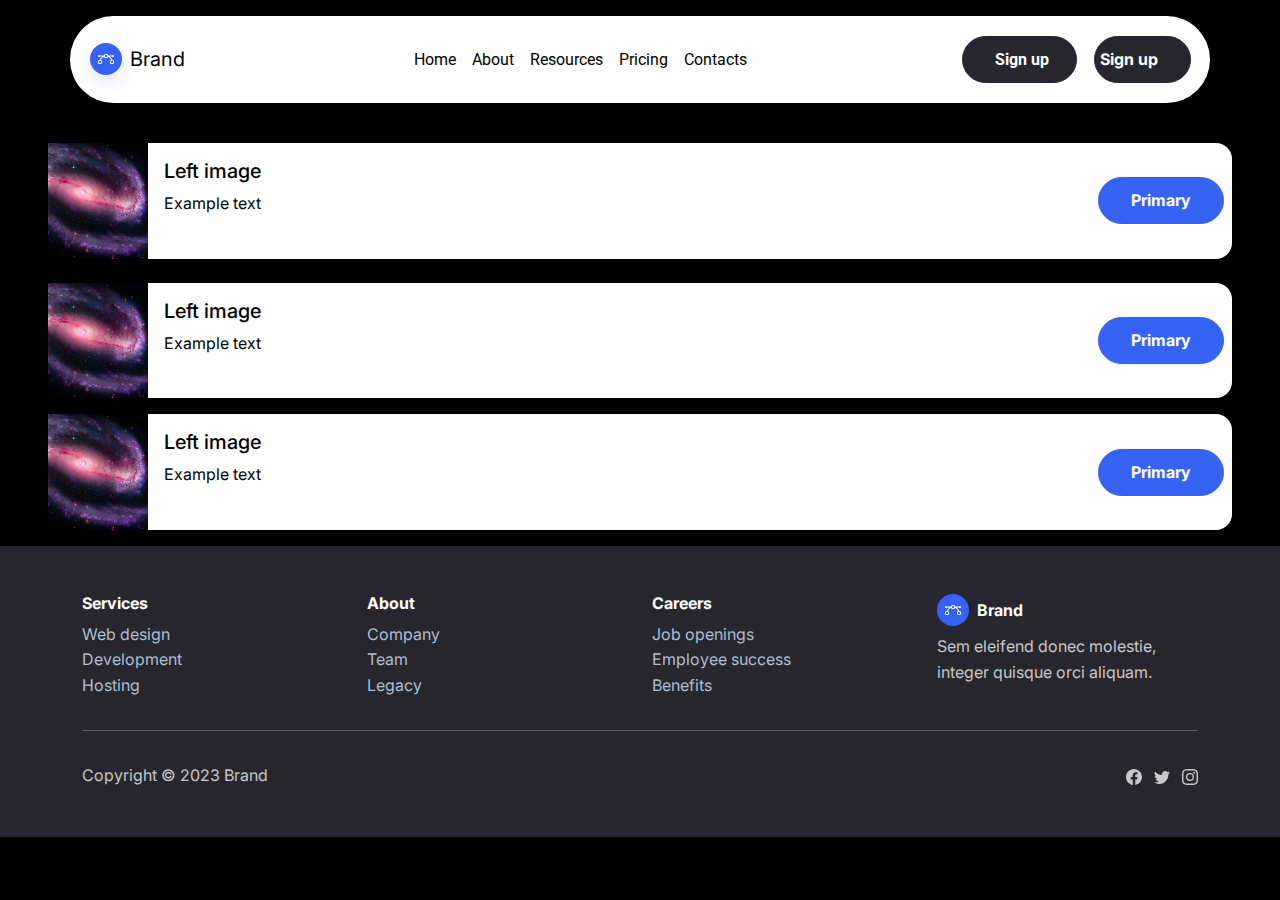
<file: templates/products.html>
<!DOCTYPE html>
<html data-bs-theme="light" lang="en">

<head>
    <meta charset="utf-8">
    <meta name="viewport" content="width=device-width, initial-scale=1.0, shrink-to-fit=no">
    <title>Services - Brand</title>
    <link rel="stylesheet" href="../static/assets/bootstrap/css/bootstrap.min.css">
    <link rel="stylesheet" href="https://fonts.googleapis.com/css?family=Inter:300italic,400italic,600italic,700italic,800italic,400,300,600,700,800&amp;display=swap">
    <link rel="preconnect" href="https://fonts.googleapis.com">
    <link rel="preconnect" href="https://fonts.gstatic.com" crossorigin>
    <link href="https://fonts.googleapis.com/css2?family=Roboto:wght@700&display=swap" rel="stylesheet">
    <style>
        body{
            background-color: black;
        }
        #mainNav{
            background-color: black;
        }

        #minnav{
            border-radius: 50px;
            background-color:  white ;
            padding: 20px;
        }

        .bc{
            background-color: black;
        }

        .sec{
            background-color: black;
        }

        #foot{
            background-color: black;
        }
        .ca{
            background-color: white;
        }

        .im{
            border-top-right-radius: 15px;
            border-top-left-radius: 15px;
        }

        .t{
            color: black;
        }
    </style>
</head>

<body>
    <nav class="navbar navbar-expand-md sticky-top py-3 navbar-dark bc">
        <div class="container" id="minnav" style="padding: 20px" ><a class="navbar-brand d-flex align-items-center" href="/"><span class="bs-icon-sm bs-icon-circle bs-icon-primary shadow d-flex justify-content-center align-items-center me-2 bs-icon"><svg xmlns="http://www.w3.org/2000/svg" width="1em" height="1em" fill="currentColor" viewBox="0 0 16 16" class="bi bi-bezier">
                        <path fill-rule="evenodd" d="M0 10.5A1.5 1.5 0 0 1 1.5 9h1A1.5 1.5 0 0 1 4 10.5v1A1.5 1.5 0 0 1 2.5 13h-1A1.5 1.5 0 0 1 0 11.5v-1zm1.5-.5a.5.5 0 0 0-.5.5v1a.5.5 0 0 0 .5.5h1a.5.5 0 0 0 .5-.5v-1a.5.5 0 0 0-.5-.5h-1zm10.5.5A1.5 1.5 0 0 1 13.5 9h1a1.5 1.5 0 0 1 1.5 1.5v1a1.5 1.5 0 0 1-1.5 1.5h-1a1.5 1.5 0 0 1-1.5-1.5v-1zm1.5-.5a.5.5 0 0 0-.5.5v1a.5.5 0 0 0 .5.5h1a.5.5 0 0 0 .5-.5v-1a.5.5 0 0 0-.5-.5h-1zM6 4.5A1.5 1.5 0 0 1 7.5 3h1A1.5 1.5 0 0 1 10 4.5v1A1.5 1.5 0 0 1 8.5 7h-1A1.5 1.5 0 0 1 6 5.5v-1zM7.5 4a.5.5 0 0 0-.5.5v1a.5.5 0 0 0 .5.5h1a.5.5 0 0 0 .5-.5v-1a.5.5 0 0 0-.5-.5h-1z"></path>
                        <path d="M6 4.5H1.866a1 1 0 1 0 0 1h2.668A6.517 6.517 0 0 0 1.814 9H2.5c.123 0 .244.015.358.043a5.517 5.517 0 0 1 3.185-3.185A1.503 1.503 0 0 1 6 5.5v-1zm3.957 1.358A1.5 1.5 0 0 0 10 5.5v-1h4.134a1 1 0 1 1 0 1h-2.668a6.517 6.517 0 0 1 2.72 3.5H13.5c-.123 0-.243.015-.358.043a5.517 5.517 0 0 0-3.185-3.185z"></path>
                    </svg></span><span style="color: black;">Brand</span></a><button data-bs-toggle="collapse" class="navbar-toggler" data-bs-target="#navcol-1" style="background-color: black;"><span class="visually-hidden">Toggle navigation</span><span class="navbar-toggler-icon"></span></button>
            <div class="collapse navbar-collapse" id="navcol-1" style="padding-bottom: 0px;margin-right: -1px;">
                <ul class="navbar-nav mx-auto">
                    <li class="nav-item"><a class="nav-link active" href="/" style="color: black; font-family: 'Roboto', sans-serif;">Home</a></li>
                    <li class="nav-item"><a class="nav-link active" href="/about" style="color: black; font-family: 'Roboto', sans-serif;">About</a></li>
                    <li class="nav-item"><a class="nav-link active" href="/resources" style="color: black; font-family: 'Roboto', sans-serif;">Resources</a></li>
                    <li class="nav-item"><a class="nav-link active" href="/pricing" style="color: black; font-family: 'Roboto', sans-serif;">Pricing</a></li>
                    <li class="nav-item"><a class="nav-link active" href="/contacts" style="color: black; font-family: 'Roboto', sans-serif;">Contacts</a></li>
                </ul><a class="btn btn-dark " role="button" href="/signup1" style="padding-right: 27px;margin-right: 17px;margin-left: 2px; font-family: 'Roboto', sans-serif;">Sign up</a><a class="btn btn-dark" role="button" href="/signup2" style="padding-left: 5px;">Sign up</a>
            </div>
        </div>
    </nav>

    <section class="sec">
          <div class="card flex-row mx-5 my-4 ca"><img class="card-img-left example-card-img-responsive" style="max-width: 100px; max-height: 200px;" src="../static/assets/img/galaxy.jpg"/>
            <div class="card-body">
              <h4 class="card-title h5 h4-sm t">Left image</h4>
              <p class="card-text t">Example text</p>
            </div>
            <button type="button" class="btn btn-primary my-auto mx-2" style="max-height: 50px;">Primary</button>
          </div>
          <div class="card flex-row mx-5 my-3 ca"><img class="card-img-left example-card-img-responsive" style="max-width: 100px; max-height: 200px;" src="../static/assets/img/galaxy.jpg"/>
            <div class="card-body">
              <h4 class="card-title h5 h4-sm t">Left image</h4>
              <p class="card-text t">Example text</p>
            </div>
            <button type="button" class="btn btn-primary my-auto mx-2" style="max-height: 50px;">Primary</button>
          </div>
          <div class="card flex-row mx-5 my-3 ca"><img class="card-img-left example-card-img-responsive" style="max-width: 100px; max-height: 200px;" src="../static/assets/img/galaxy.jpg"/>
            <div class="card-body">
              <h4 class="card-title h5 h4-sm t">Left image</h4>
              <p class="card-text t">Example text</p>
            </div>
            <button type="button" class="btn btn-primary my-auto mx-2" style="max-height: 50px;">Primary</button>
          </div>
    </section>

    <footer class="bg-dark">
        <div class="container py-4 py-lg-5">
            <div class="row justify-content-center">
                <div class="col-sm-4 col-md-3 text-center text-lg-start d-flex flex-column">
                    <h3 class="fs-6 fw-bold">Services</h3>
                    <ul class="list-unstyled">
                        <li><a href="#">Web design</a></li>
                        <li><a href="#">Development</a></li>
                        <li><a href="#">Hosting</a></li>
                    </ul>
                </div>
                <div class="col-sm-4 col-md-3 text-center text-lg-start d-flex flex-column">
                    <h3 class="fs-6 fw-bold">About</h3>
                    <ul class="list-unstyled">
                        <li><a href="#">Company</a></li>
                        <li><a href="#">Team</a></li>
                        <li><a href="#">Legacy</a></li>
                    </ul>
                </div>
                <div class="col-sm-4 col-md-3 text-center text-lg-start d-flex flex-column">
                    <h3 class="fs-6 fw-bold">Careers</h3>
                    <ul class="list-unstyled">
                        <li><a href="#">Job openings</a></li>
                        <li><a href="#">Employee success</a></li>
                        <li><a href="#">Benefits</a></li>
                    </ul>
                </div>
                <div class="col-lg-3 text-center text-lg-start d-flex flex-column align-items-center order-first align-items-lg-start order-lg-last">
                    <div class="fw-bold d-flex align-items-center mb-2"><span class="bs-icon-sm bs-icon-circle bs-icon-primary d-flex justify-content-center align-items-center bs-icon me-2"><svg xmlns="http://www.w3.org/2000/svg" width="1em" height="1em" fill="currentColor" viewBox="0 0 16 16" class="bi bi-bezier">
                                <path fill-rule="evenodd" d="M0 10.5A1.5 1.5 0 0 1 1.5 9h1A1.5 1.5 0 0 1 4 10.5v1A1.5 1.5 0 0 1 2.5 13h-1A1.5 1.5 0 0 1 0 11.5v-1zm1.5-.5a.5.5 0 0 0-.5.5v1a.5.5 0 0 0 .5.5h1a.5.5 0 0 0 .5-.5v-1a.5.5 0 0 0-.5-.5h-1zm10.5.5A1.5 1.5 0 0 1 13.5 9h1a1.5 1.5 0 0 1 1.5 1.5v1a1.5 1.5 0 0 1-1.5 1.5h-1a1.5 1.5 0 0 1-1.5-1.5v-1zm1.5-.5a.5.5 0 0 0-.5.5v1a.5.5 0 0 0 .5.5h1a.5.5 0 0 0 .5-.5v-1a.5.5 0 0 0-.5-.5h-1zM6 4.5A1.5 1.5 0 0 1 7.5 3h1A1.5 1.5 0 0 1 10 4.5v1A1.5 1.5 0 0 1 8.5 7h-1A1.5 1.5 0 0 1 6 5.5v-1zM7.5 4a.5.5 0 0 0-.5.5v1a.5.5 0 0 0 .5.5h1a.5.5 0 0 0 .5-.5v-1a.5.5 0 0 0-.5-.5h-1z"></path>
                                <path d="M6 4.5H1.866a1 1 0 1 0 0 1h2.668A6.517 6.517 0 0 0 1.814 9H2.5c.123 0 .244.015.358.043a5.517 5.517 0 0 1 3.185-3.185A1.503 1.503 0 0 1 6 5.5v-1zm3.957 1.358A1.5 1.5 0 0 0 10 5.5v-1h4.134a1 1 0 1 1 0 1h-2.668a6.517 6.517 0 0 1 2.72 3.5H13.5c-.123 0-.243.015-.358.043a5.517 5.517 0 0 0-3.185-3.185z"></path>
                            </svg></span><span>Brand</span></div>
                    <p class="text-muted">Sem eleifend donec molestie, integer quisque orci aliquam.</p>
                </div>
            </div>
            <hr>
            <div class="text-muted d-flex justify-content-between align-items-center pt-3">
                <p class="mb-0">Copyright © 2023 Brand</p>
                <ul class="list-inline mb-0">
                    <li class="list-inline-item"><svg xmlns="http://www.w3.org/2000/svg" width="1em" height="1em" fill="currentColor" viewBox="0 0 16 16" class="bi bi-facebook">
                            <path d="M16 8.049c0-4.446-3.582-8.05-8-8.05C3.58 0-.002 3.603-.002 8.05c0 4.017 2.926 7.347 6.75 7.951v-5.625h-2.03V8.05H6.75V6.275c0-2.017 1.195-3.131 3.022-3.131.876 0 1.791.157 1.791.157v1.98h-1.009c-.993 0-1.303.621-1.303 1.258v1.51h2.218l-.354 2.326H9.25V16c3.824-.604 6.75-3.934 6.75-7.951z"></path>
                        </svg></li>
                    <li class="list-inline-item"><svg xmlns="http://www.w3.org/2000/svg" width="1em" height="1em" fill="currentColor" viewBox="0 0 16 16" class="bi bi-twitter">
                            <path d="M5.026 15c6.038 0 9.341-5.003 9.341-9.334 0-.14 0-.282-.006-.422A6.685 6.685 0 0 0 16 3.542a6.658 6.658 0 0 1-1.889.518 3.301 3.301 0 0 0 1.447-1.817 6.533 6.533 0 0 1-2.087.793A3.286 3.286 0 0 0 7.875 6.03a9.325 9.325 0 0 1-6.767-3.429 3.289 3.289 0 0 0 1.018 4.382A3.323 3.323 0 0 1 .64 6.575v.045a3.288 3.288 0 0 0 2.632 3.218 3.203 3.203 0 0 1-.865.115 3.23 3.23 0 0 1-.614-.057 3.283 3.283 0 0 0 3.067 2.277A6.588 6.588 0 0 1 .78 13.58a6.32 6.32 0 0 1-.78-.045A9.344 9.344 0 0 0 5.026 15z"></path>
                        </svg></li>
                    <li class="list-inline-item"><svg xmlns="http://www.w3.org/2000/svg" width="1em" height="1em" fill="currentColor" viewBox="0 0 16 16" class="bi bi-instagram">
                            <path d="M8 0C5.829 0 5.556.01 4.703.048 3.85.088 3.269.222 2.76.42a3.917 3.917 0 0 0-1.417.923A3.927 3.927 0 0 0 .42 2.76C.222 3.268.087 3.85.048 4.7.01 5.555 0 5.827 0 8.001c0 2.172.01 2.444.048 3.297.04.852.174 1.433.372 1.942.205.526.478.972.923 1.417.444.445.89.719 1.416.923.51.198 1.09.333 1.942.372C5.555 15.99 5.827 16 8 16s2.444-.01 3.298-.048c.851-.04 1.434-.174 1.943-.372a3.916 3.916 0 0 0 1.416-.923c.445-.445.718-.891.923-1.417.197-.509.332-1.09.372-1.942C15.99 10.445 16 10.173 16 8s-.01-2.445-.048-3.299c-.04-.851-.175-1.433-.372-1.941a3.926 3.926 0 0 0-.923-1.417A3.911 3.911 0 0 0 13.24.42c-.51-.198-1.092-.333-1.943-.372C10.443.01 10.172 0 7.998 0h.003zm-.717 1.442h.718c2.136 0 2.389.007 3.232.046.78.035 1.204.166 1.486.275.373.145.64.319.92.599.28.28.453.546.598.92.11.281.24.705.275 1.485.039.843.047 1.096.047 3.231s-.008 2.389-.047 3.232c-.035.78-.166 1.203-.275 1.485a2.47 2.47 0 0 1-.599.919c-.28.28-.546.453-.92.598-.28.11-.704.24-1.485.276-.843.038-1.096.047-3.232.047s-2.39-.009-3.233-.047c-.78-.036-1.203-.166-1.485-.276a2.478 2.478 0 0 1-.92-.598 2.48 2.48 0 0 1-.6-.92c-.109-.281-.24-.705-.275-1.485-.038-.843-.046-1.096-.046-3.233 0-2.136.008-2.388.046-3.231.036-.78.166-1.204.276-1.486.145-.373.319-.64.599-.92.28-.28.546-.453.92-.598.282-.11.705-.24 1.485-.276.738-.034 1.024-.044 2.515-.045v.002zm4.988 1.328a.96.96 0 1 0 0 1.92.96.96 0 0 0 0-1.92zm-4.27 1.122a4.109 4.109 0 1 0 0 8.217 4.109 4.109 0 0 0 0-8.217zm0 1.441a2.667 2.667 0 1 1 0 5.334 2.667 2.667 0 0 1 0-5.334z"></path>
                        </svg></li>
                </ul>
            </div>
        </div>
    </footer>

    

    <script src="../static/assets/bootstrap/js/bootstrap.min.js"></script>
    <script src="../static/assets/js/bold-and-dark.js"></script>
</body>

</html>
</file>
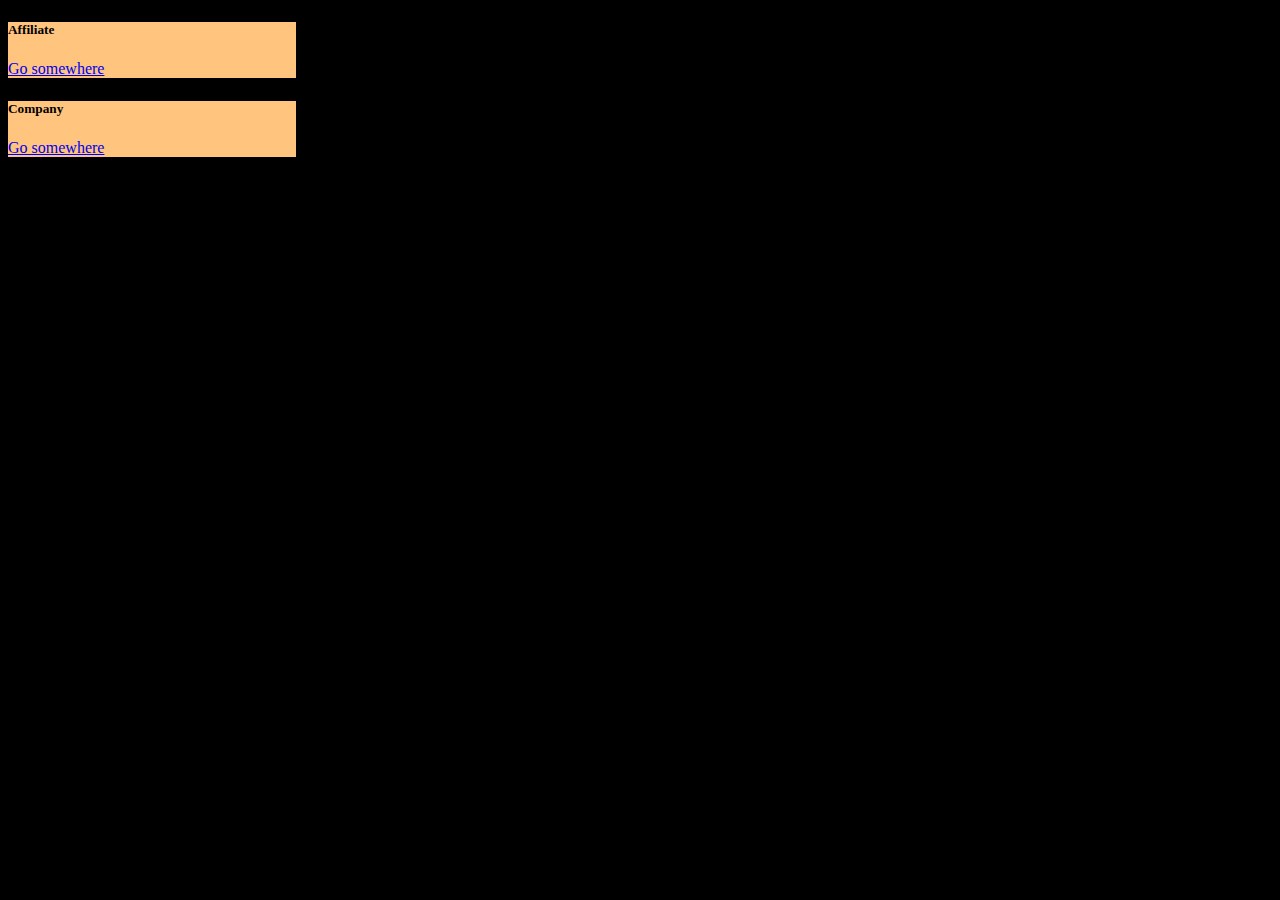
<file: templates/signup0.html>
<!doctype html>
<html lang="en">
  <head>
    <meta charset="utf-8">
    <meta name="viewport" content="width=device-width, initial-scale=1">
    <link href="https://cdn.jsdelivr.net/npm/bootstrap@5.3.2/dist/css/bootstrap.min.css" rel="stylesheet" integrity="sha384-T3c6CoIi6uLrA9TneNEoa7RxnatzjcDSCmG1MXxSR1GAsXEV/Dwwykc2MPK8M2HN" crossorigin="anonymous">
  </head>
  <style>
    body{
        background-color: black;
    }
  </style>
  <body>
    <div class="container my-5 py-5" style="background-color: black;">
        <div class="card mx-auto my-3"  style="width: 18rem; background-color: #FFC47E;">
            <div class="card-body">
              <h5 class="card-title">Affiliate</h5>
              <p class="card-text"></p>
              <a href="/signup1" class="btn btn-dark">Go somewhere</a>
            </div>
        </div>
        <div class="card mx-auto my-3"  style="width: 18rem; background-color: #FFC47E;">
            <div class="card-body">
              <h5 class="card-title">Company</h5>
              <p class="card-text"></p>
              <a href="/signup2" class="btn btn-dark">Go somewhere</a>
            </div>
        </div>
    </div>
    <script src="https://cdn.jsdelivr.net/npm/bootstrap@5.3.2/dist/js/bootstrap.bundle.min.js" integrity="sha384-C6RzsynM9kWDrMNeT87bh95OGNyZPhcTNXj1NW7RuBCsyN/o0jlpcV8Qyq46cDfL" crossorigin="anonymous"></script>
  </body>
</html>
</file>
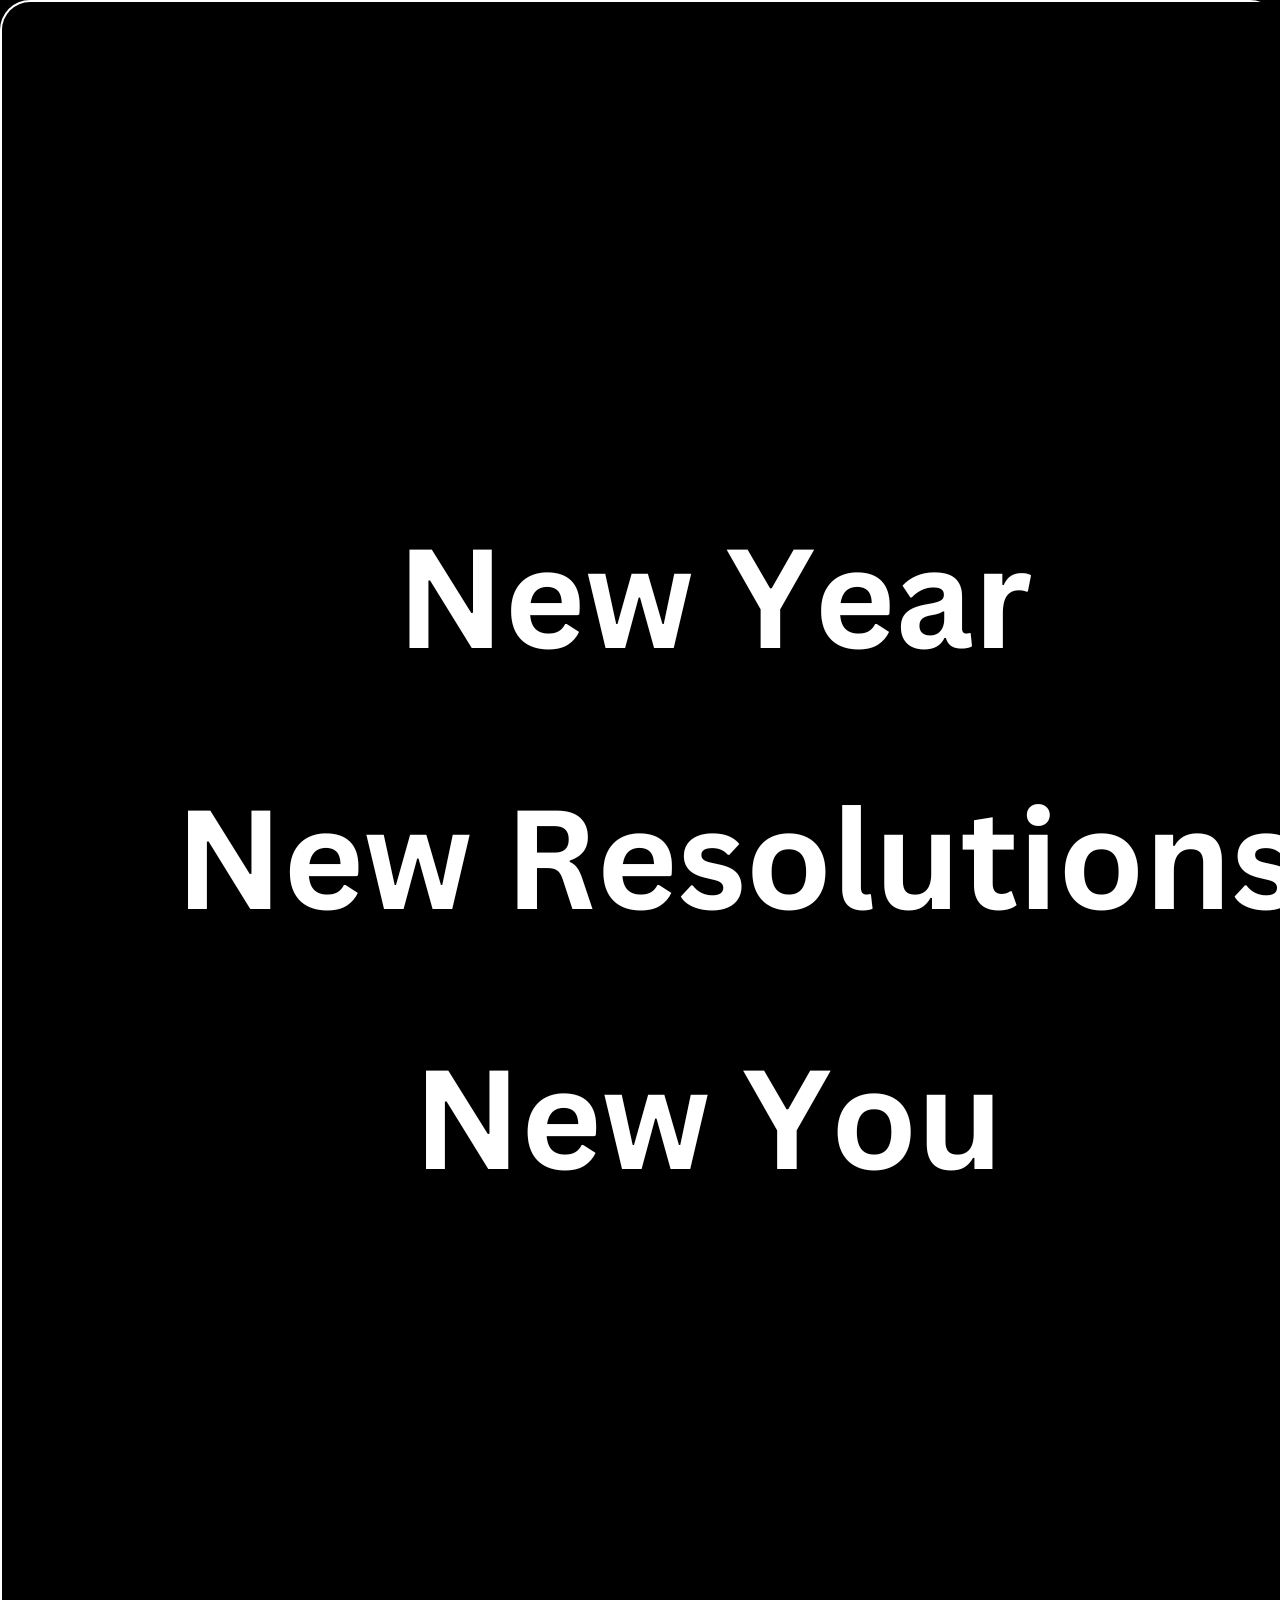
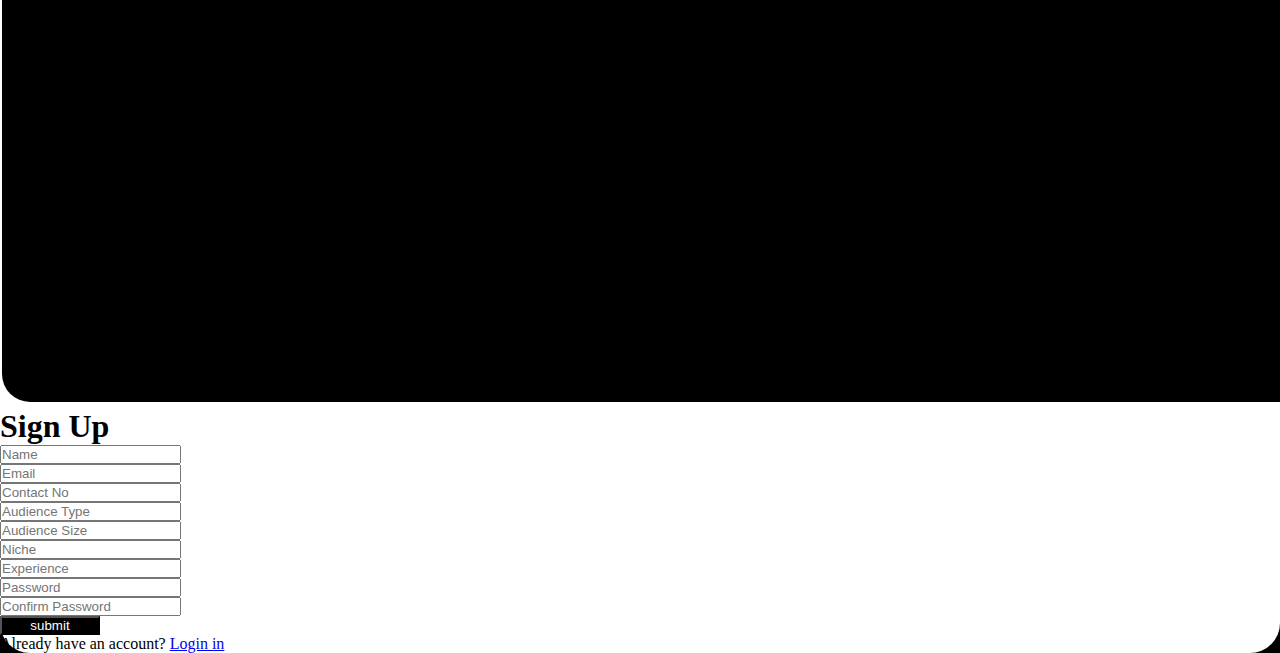
<file: templates/signup1.html>
<!doctype html>
<html lang="en">
  <head>
    <meta charset="utf-8">
    <meta name="viewport" content="width=device-width, initial-scale=1">
    <link href="https://cdn.jsdelivr.net/npm/bootstrap@5.3.2/dist/css/bootstrap.min.css" rel="stylesheet" integrity="sha384-T3c6CoIi6uLrA9TneNEoa7RxnatzjcDSCmG1MXxSR1GAsXEV/Dwwykc2MPK8M2HN" crossorigin="anonymous">
    <style>
        *{
            padding: 0;
            margin: 0;
            box-sizing: border-box;
        }

        body{
            background: black;
        }
        .row{
            background: white;
            border-radius: 30px;
        }
        img{
            border-top-left-radius: 30px;
            border-bottom-left-radius: 30px;
        }

        .btn1{
            width: 100px;
        }
    </style>
  </head>
  <body>
    <section class="Form my-4 mx-5">
        <div class="container">
            <div class="row g-0">
                <div class="col-lg-5">
                    <img src="../static/Black & Beige Illustrated A4 Document Page Border.png" style="height: 100%;padding: 2px;" class="img-fluid" alt="">
                </div>
                <div class="col-lg-7 px-5 pt-5 ">
                    <h1 class="font-weight-bold py-3">Sign Up</h1>
                    <form method="post">
                        <div class="form-row">
                            <div class="col-lg-7 my-3">
                                <input class="form-control p-2" type="name" name="nameaff" placeholder="Name">
                            </div>
                        </div>
                        <div class="form-row">
                            <div class="col-lg-7 my-3">
                                <input class="form-control p-2" type="email" name="emailaff" placeholder="Email">
                            </div>
                        </div>
                        <div class="form-row">
                            <div class="col-lg-7 my-3">
                                <input class="form-control p-2" type="name" name="phoneno" placeholder="Contact No">
                            </div>
                        </div>
                        <div class="form-row">
                            <div class="col-lg-7 my-3">
                                <input class="form-control p-2" type="name" name="audtype" placeholder="Audience Type">
                            </div>
                        </div>
                        <div class="form-row">
                            <div class="col-lg-7 my-3">
                                <input class="form-control p-2" type="name" name="audsize" placeholder="Audience Size">
                            </div>
                        </div>
                        <div class="form-row">
                            <div class="col-lg-7 my-3">
                                <input class="form-control p-2" type="name" name="niche" placeholder="Niche">
                            </div>
                        </div>
                        <div class="form-row">
                            <div class="col-lg-7 my-3">
                                <input class="form-control p-2" type="name" name="exp" placeholder="Experience">
                            </div>
                        </div>
                        <div class="form-row">
                            <div class="col-lg-7 my-3">
                                <input class="form-control p-2" type="password" name="passwordaff1" placeholder="Password">
                            </div>
                        </div>
                        <div class="form-row">
                            <div class="col-lg-7 my-3">
                                <input class="form-control p-2" type="password" name="passwordaff2" placeholder="Confirm Password">
                            </div>
                        </div>
                        <div class="form-row">
                            <div class="col-lg-7">
                                <button class="btn btn1 mb-5 mt-3" type="submit" style="background-color: black; color: white;">submit</button>
                            </div>
                        </div>
                        <p> Already have an account? <a href="/login">Login in</a></p>
                    </form>
                </div>
            </div> 
        </div>
    </section>

    <script src="https://cdn.jsdelivr.net/npm/bootstrap@5.3.2/dist/js/bootstrap.bundle.min.js" integrity="sha384-C6RzsynM9kWDrMNeT87bh95OGNyZPhcTNXj1NW7RuBCsyN/o0jlpcV8Qyq46cDfL" crossorigin="anonymous"></script>
  </body>
</html>
</file>
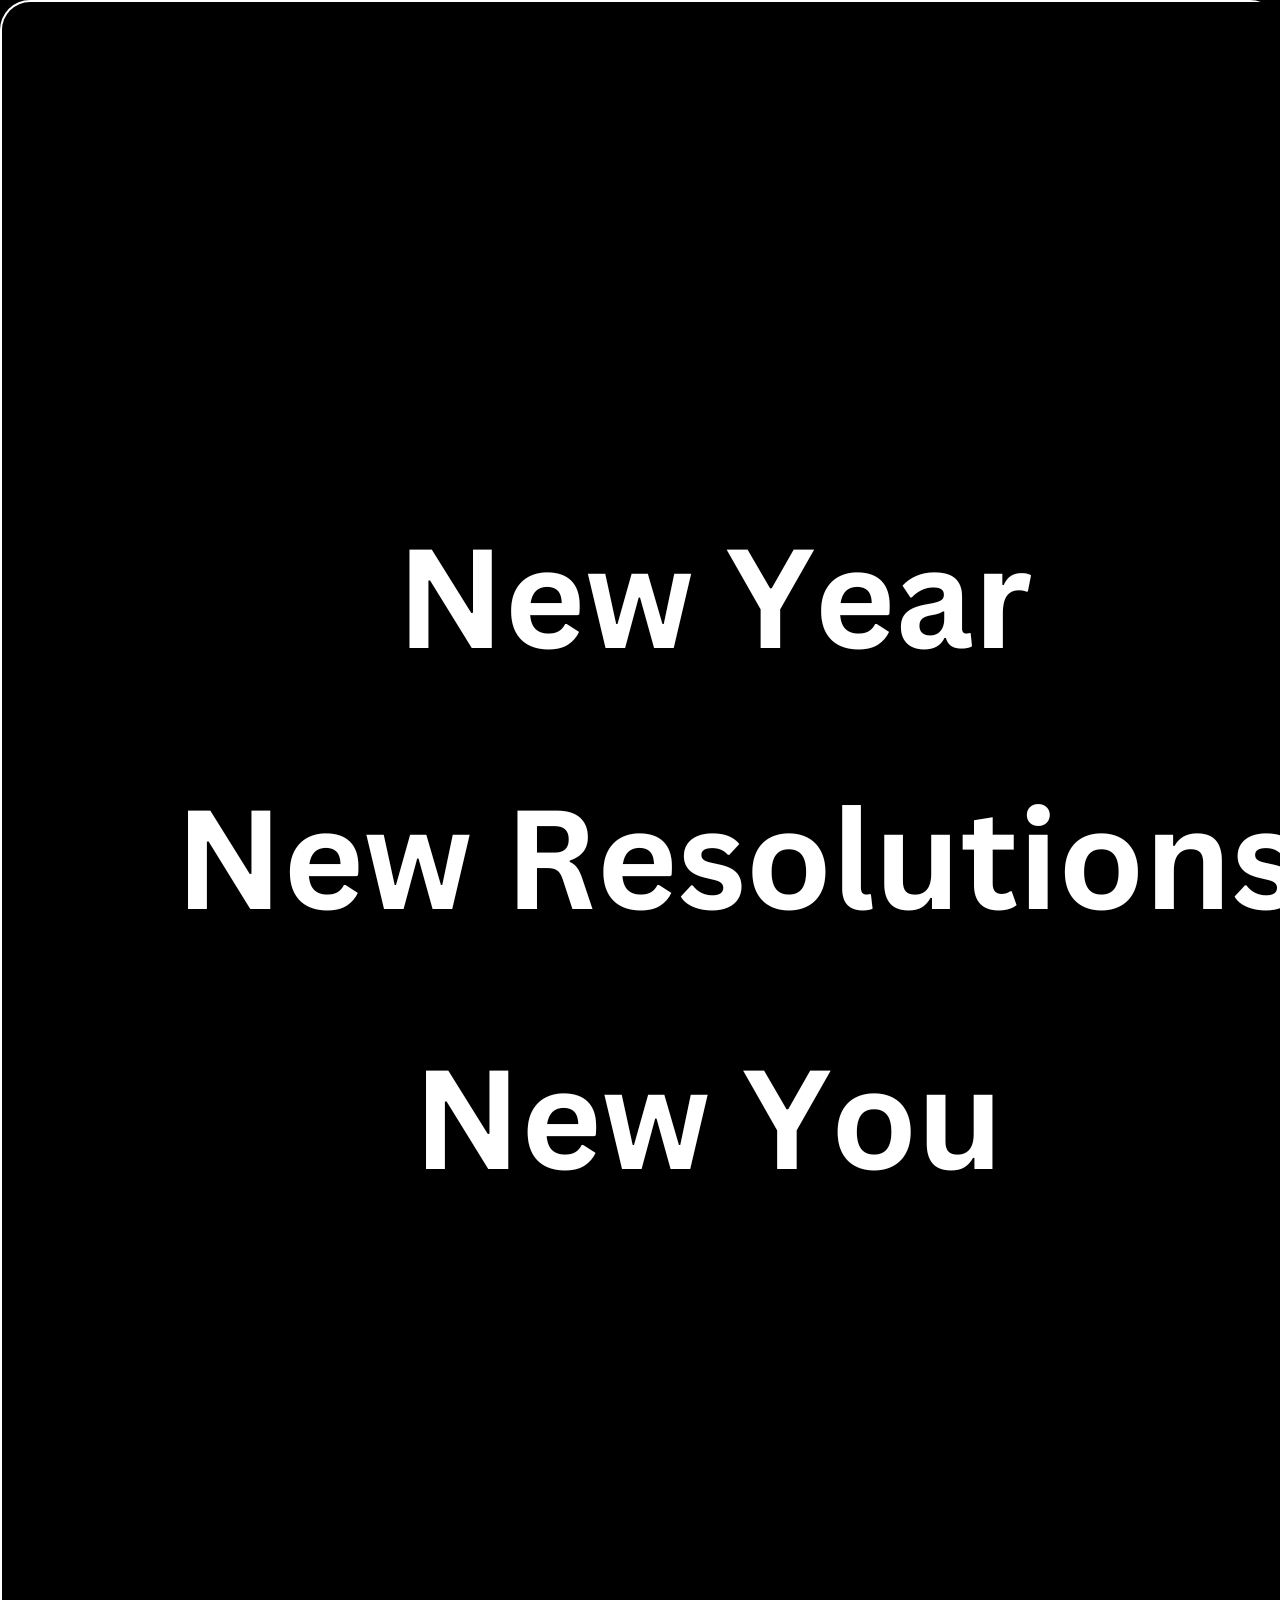
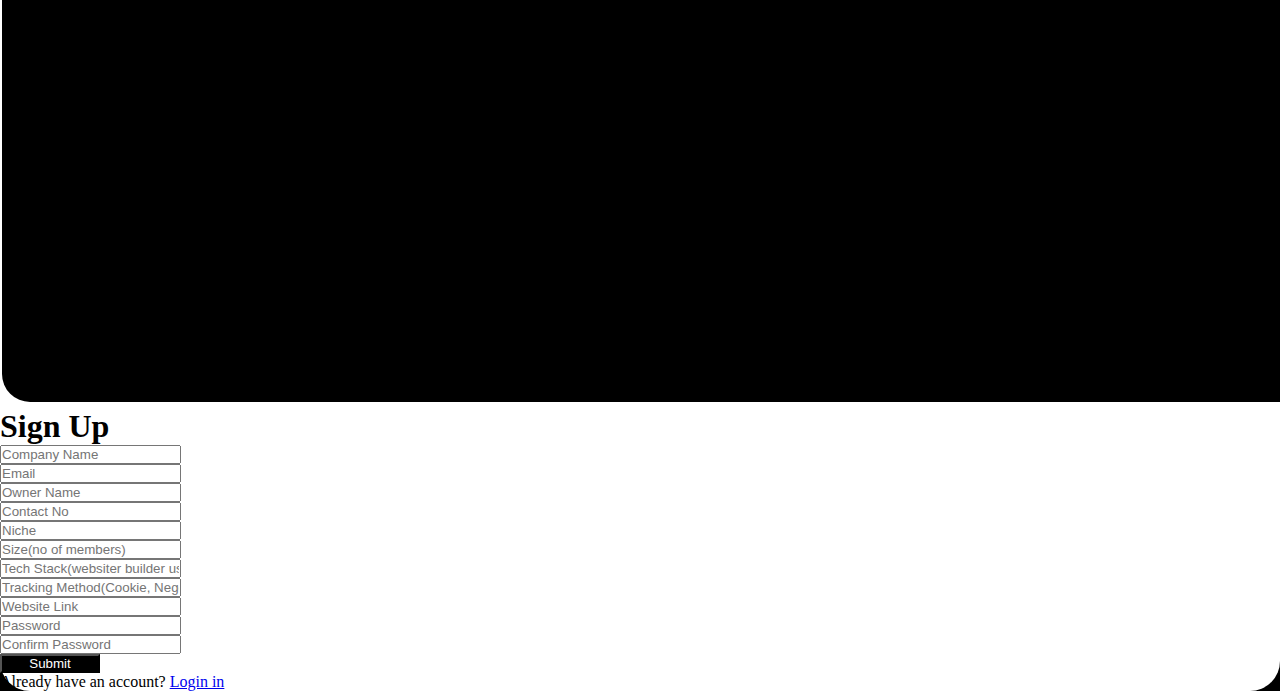
<file: templates/signup2.html>
<!doctype html>
<html lang="en">
  <head>
    <meta charset="utf-8">
    <meta name="viewport" content="width=device-width, initial-scale=1">
    <link href="https://cdn.jsdelivr.net/npm/bootstrap@5.3.2/dist/css/bootstrap.min.css" rel="stylesheet" integrity="sha384-T3c6CoIi6uLrA9TneNEoa7RxnatzjcDSCmG1MXxSR1GAsXEV/Dwwykc2MPK8M2HN" crossorigin="anonymous">
    <style>
        *{
            padding: 0;
            margin: 0;
            box-sizing: border-box;
        }

        body{
            background: black;
        }
        .row{
            background: white;
            border-radius: 30px;
        }
        img{
            border-top-left-radius: 30px;
            border-bottom-left-radius: 30px;
        }

        .btn1{
            width: 100px;
        }
    </style>
  </head>
  <body>
    <section class="Form my-4 mx-5">
        <div class="container">
            <div class="row g-0">
                <div class="col-lg-5">
                    <img src="../static/Black & Beige Illustrated A4 Document Page Border.png" style="height: 100%;padding: 2px;" class="img-fluid" alt="">
                </div>
                <div class="col-lg-7 px-5 pt-5 ">
                    <h1 class="font-weight-bold py-3">Sign Up</h1>
                    <form method="post">
                        <div class="form-row">
                            <div class="col-lg-7 my-3">
                                <input class="form-control p-2" type="name" name="namecomp" placeholder="Company Name">
                            </div>
                        </div>
                        <div class="form-row">
                            <div class="col-lg-7 my-3">
                                <input class="form-control p-2" type="email" name="emailcomp" placeholder="Email">
                            </div>
                        </div>
                        <div class="form-row">
                            <div class="col-lg-7 my-3">
                                <input class="form-control p-2" type="name" name="headname" placeholder="Owner Name">
                            </div>
                        </div>
                        <div class="form-row">
                            <div class="col-lg-7 my-3">
                                <input class="form-control p-2" type="name" name="phoneno" placeholder="Contact No">
                            </div>
                        </div>
                        <div class="form-row">
                            <div class="col-lg-7 my-3">
                                <input class="form-control p-2" type="name" name="compniche" placeholder="Niche">
                            </div>
                        </div>
                        <div class="form-row">
                            <div class="col-lg-7 my-3">
                                <input class="form-control p-2" type="name" name="compsize" placeholder="Size(no of members)">
                            </div>
                        </div>
                        <div class="form-row">
                            <div class="col-lg-7 my-3">
                                <input class="form-control p-2" type="name" name="techstack" placeholder="Tech Stack(websiter builder used)">
                            </div>
                        </div>
                        <div class="form-row">
                            <div class="col-lg-7 my-3">
                                <input class="form-control p-2" type="name" name="trmethod" placeholder="Tracking Method(Cookie, Negotiation,Estimation)">
                            </div>
                        </div>
                        <div class="form-row">
                            <div class="col-lg-7 my-3">
                                <input class="form-control p-2" type="name" name="weblink" placeholder="Website Link">
                            </div>
                        </div>
                        <div class="form-row">
                            <div class="col-lg-7 my-3">
                                <input class="form-control p-2" type="password" name="passwordcomp1" placeholder="Password">
                            </div>
                        </div>
                        <div class="form-row">
                            <div class="col-lg-7 my-3">
                                <input class="form-control p-2" type="password" name="passwordcomp2" placeholder="Confirm Password">
                            </div>
                        </div>
                        <div class="form-row">
                            <div class="col-lg-7">
                                <button class="btn btn1 mb-5 mt-3" type="submit" style="background-color: black; color: white;">Submit</button>
                            </div>
                        </div>
                        <p> Already have an account? <a href="/login">Login in</a></p>
                    </form>
                </div>
            </div> 
        </div>
    </section>

    <script src="https://cdn.jsdelivr.net/npm/bootstrap@5.3.2/dist/js/bootstrap.bundle.min.js" integrity="sha384-C6RzsynM9kWDrMNeT87bh95OGNyZPhcTNXj1NW7RuBCsyN/o0jlpcV8Qyq46cDfL" crossorigin="anonymous"></script>
  </body>
</html>
</file>
